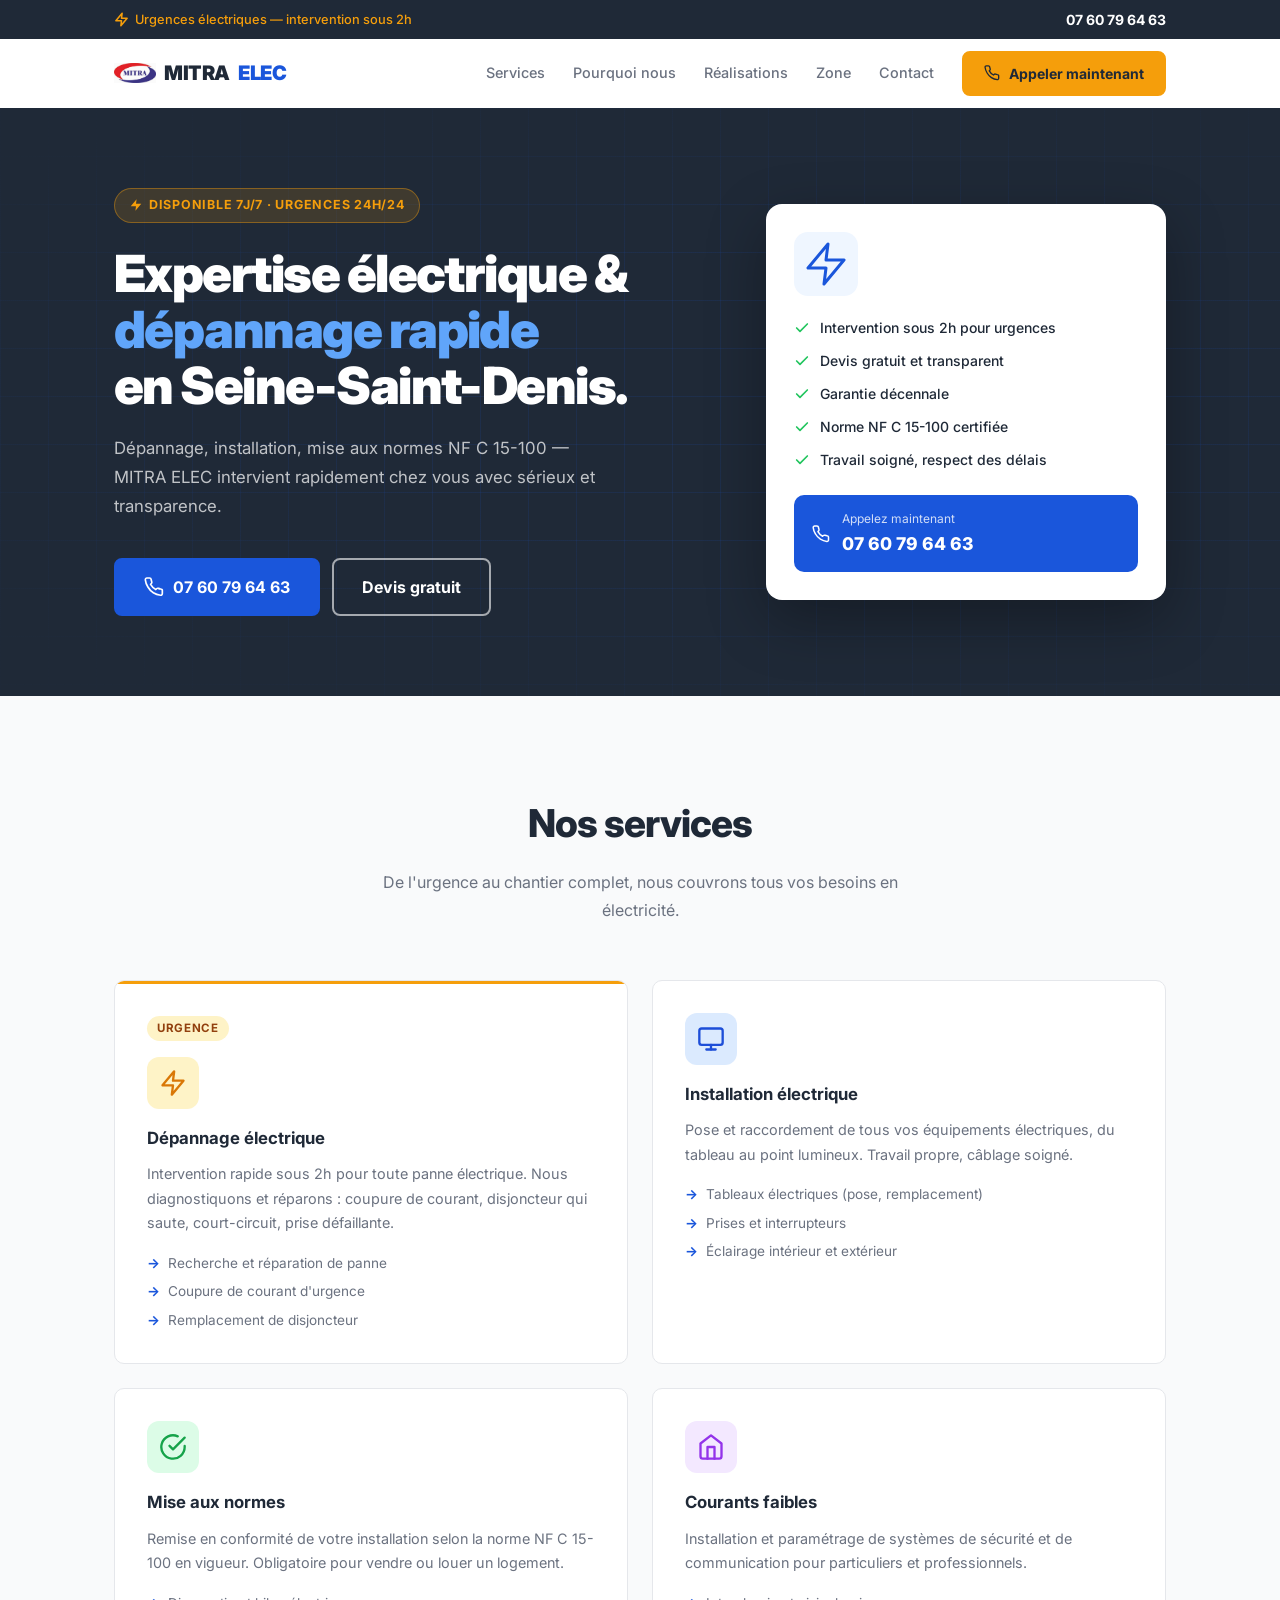
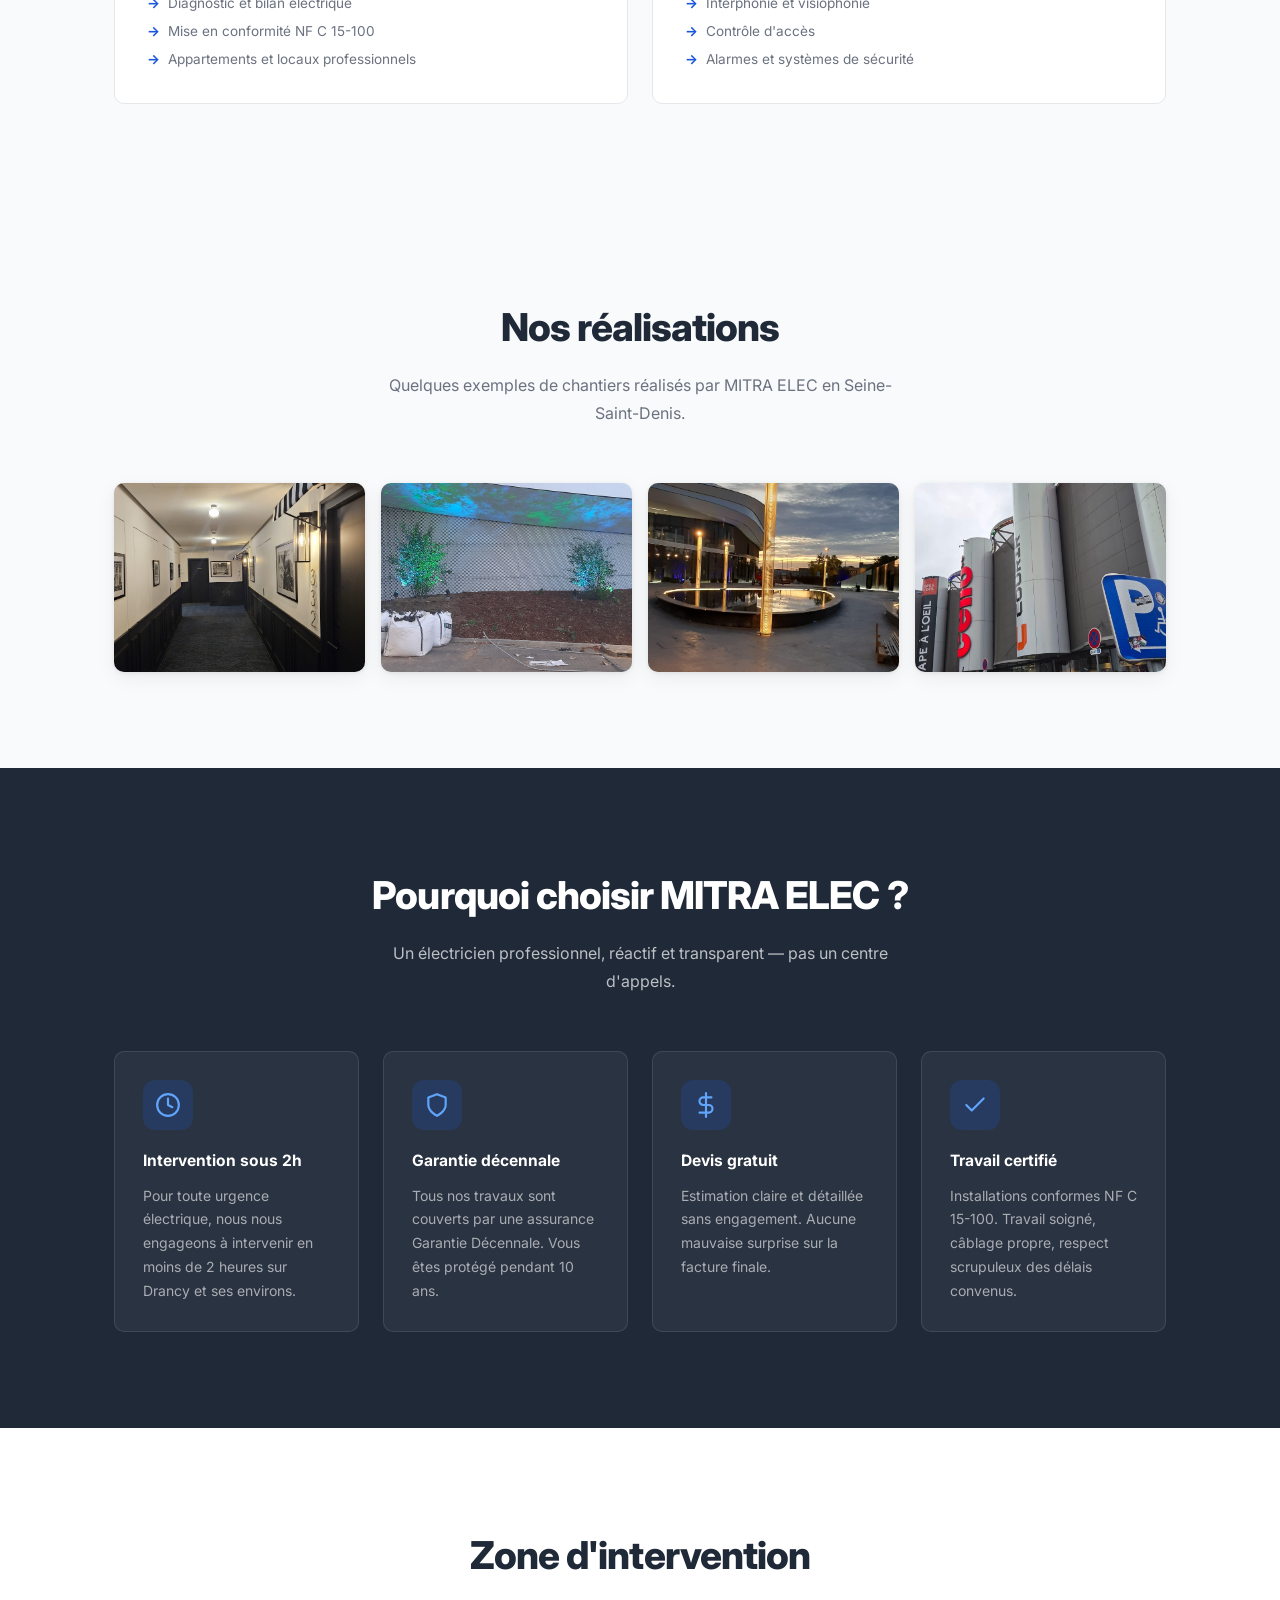
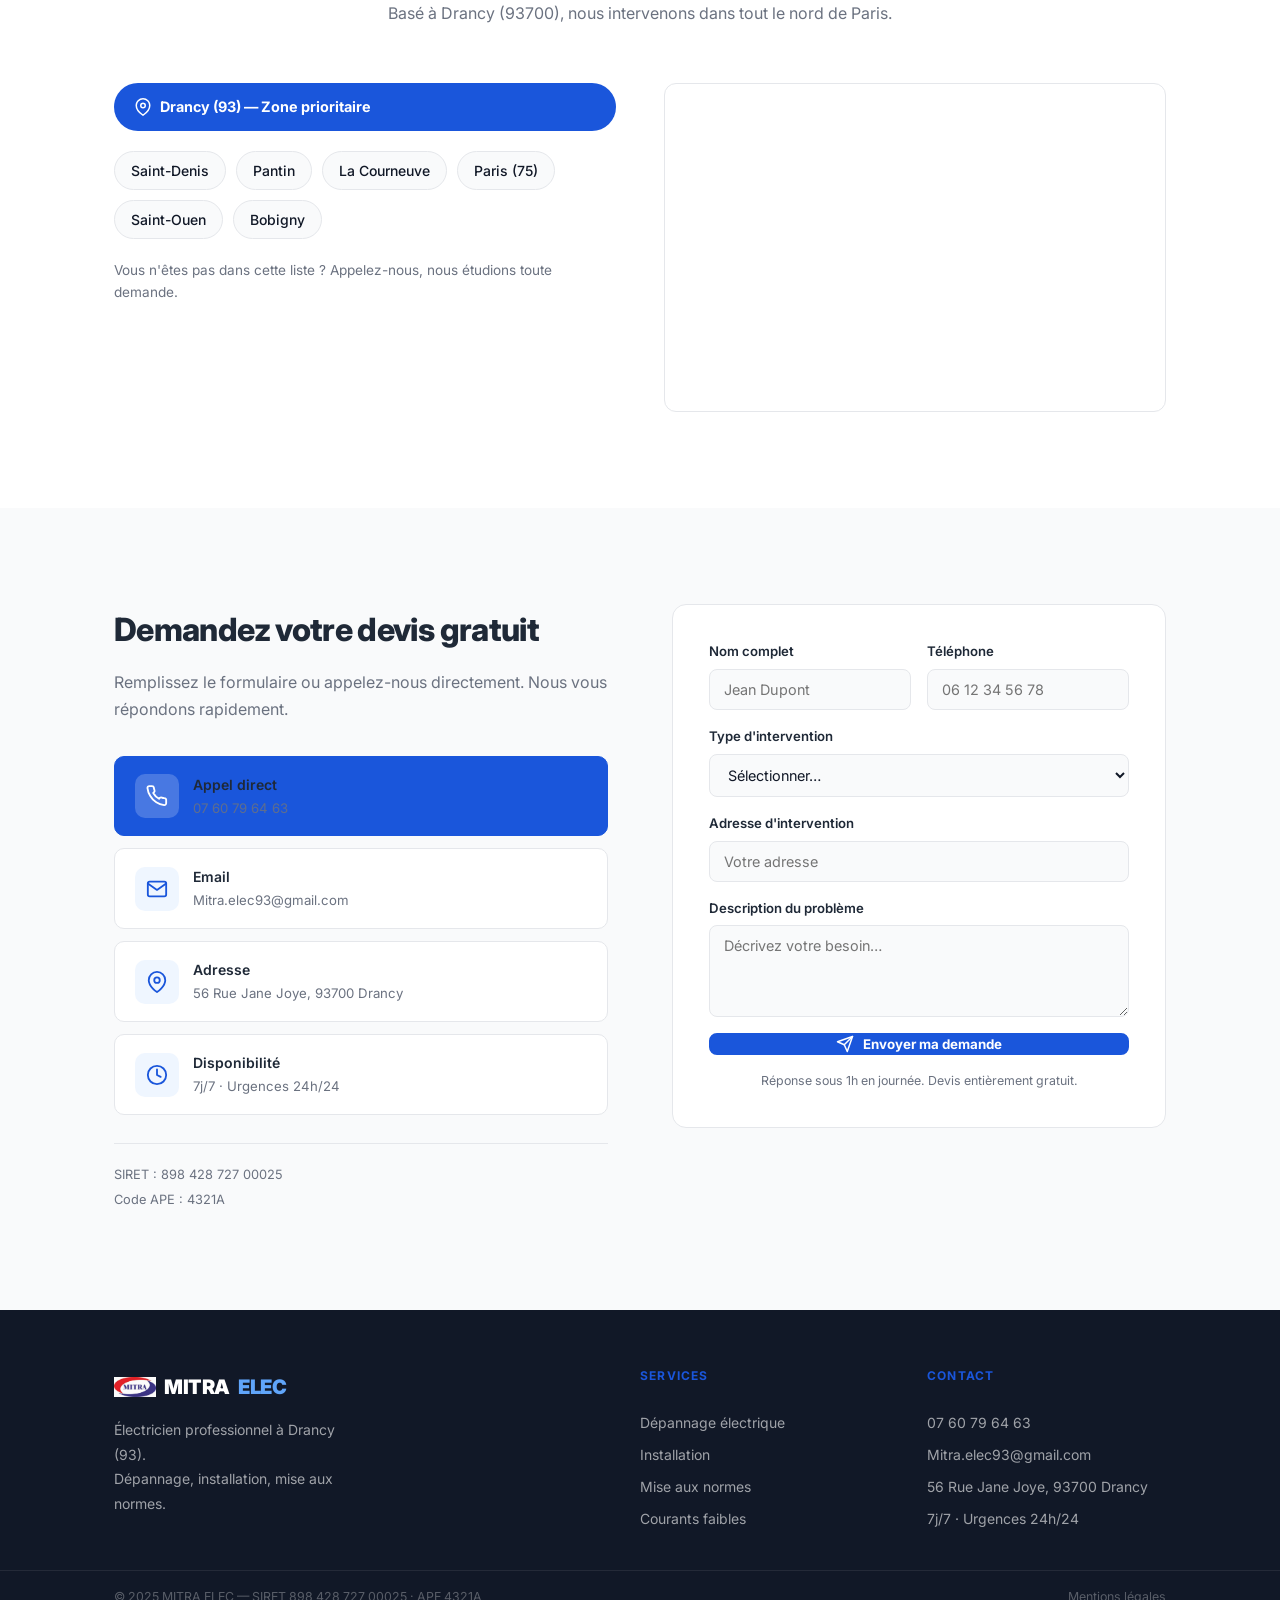
<file: index.html>
<!DOCTYPE html>
<html lang="fr">
<head>
  <meta charset="UTF-8" />
  <meta name="viewport" content="width=device-width, initial-scale=1.0" />

  <!-- ── SEO ── -->
  <title>MITRA ELEC — Électricien Drancy 93 | Dépannage & Installation électrique</title>
  <meta name="description" content="Électricien à Drancy (93700) — dépannage sous 2h, installation électrique, mise aux normes NF C 15-100, courants faibles. Devis gratuit ☎ 07 60 79 64 63" />
  <meta name="robots" content="index, follow" />
  <meta name="keywords" content="électricien Drancy, dépannage électrique Drancy, électricien 93700, mise aux normes NF C 15-100, installation électrique Drancy, électricien Seine-Saint-Denis, dépannage électrique 93" />
  <link rel="canonical" href="https://mitraelec.fr/" />

  <!-- ── OPEN GRAPH (partage réseaux sociaux) ── -->
  <meta property="og:type"        content="website" />
  <meta property="og:title"       content="MITRA ELEC — Électricien à Drancy (93)" />
  <meta property="og:description" content="Dépannage électrique sous 2h, installation, mise aux normes NF C 15-100. Devis gratuit ☎ 07 60 79 64 63" />
  <meta property="og:image"       content="https://mitraelec.fr/IMG_7152.jpeg" />
  <meta property="og:url"         content="https://mitraelec.fr/" />
  <meta property="og:locale"      content="fr_FR" />
  <meta property="og:site_name"   content="MITRA ELEC" />

  <!-- ── SCHEMA JSON-LD (Google Business / référencement local) ── -->
  <script type="application/ld+json">
  {
    "@context": "https://schema.org",
    "@type": "ElectricalContractor",
    "name": "MITRA ELEC",
    "description": "Électricien professionnel à Drancy (93) — dépannage rapide sous 2h, installation électrique, mise aux normes NF C 15-100, courants faibles.",
    "url": "https://mitraelec.fr",
    "telephone": "+33760796463",
    "email": "Mitra.elec93@gmail.com",
    "logo": "https://mitraelec.fr/IMG_7152.jpeg",
    "image": "https://mitraelec.fr/IMG_7152.jpeg",
    "address": {
      "@type": "PostalAddress",
      "streetAddress": "56 Rue Jane Joye",
      "addressLocality": "Drancy",
      "postalCode": "93700",
      "addressCountry": "FR"
    },
    "geo": {
      "@type": "GeoCoordinates",
      "latitude": 48.9239,
      "longitude": 2.4487
    },
    "openingHoursSpecification": [
      {
        "@type": "OpeningHoursSpecification",
        "dayOfWeek": ["Monday","Tuesday","Wednesday","Thursday","Friday","Saturday","Sunday"],
        "opens": "00:00",
        "closes": "23:59"
      }
    ],
    "areaServed": [
      { "@type": "City", "name": "Drancy" },
      { "@type": "City", "name": "Saint-Denis" },
      { "@type": "City", "name": "Pantin" },
      { "@type": "City", "name": "La Courneuve" },
      { "@type": "City", "name": "Paris" },
      { "@type": "City", "name": "Saint-Ouen" },
      { "@type": "City", "name": "Bobigny" }
    ],
    "priceRange": "€€",
    "identifier": {
      "@type": "PropertyValue",
      "name": "SIRET",
      "value": "89842872700025"
    },
    "hasOfferCatalog": {
      "@type": "OfferCatalog",
      "name": "Services d'électricité",
      "itemListElement": [
        { "@type": "Offer", "itemOffered": { "@type": "Service", "name": "Dépannage électrique d'urgence" } },
        { "@type": "Offer", "itemOffered": { "@type": "Service", "name": "Installation électrique" } },
        { "@type": "Offer", "itemOffered": { "@type": "Service", "name": "Mise aux normes NF C 15-100" } },
        { "@type": "Offer", "itemOffered": { "@type": "Service", "name": "Courants faibles — interphonie, alarmes, contrôle d'accès" } }
      ]
    }
  }
  </script>
  <link rel="icon" type="image/jpeg" href="IMG_7152.jpeg" />
  <link rel="stylesheet" href="style.css" />
  <link rel="preconnect" href="https://fonts.googleapis.com" />
  <link rel="preconnect" href="https://fonts.gstatic.com" crossorigin />
  <link href="https://fonts.googleapis.com/css2?family=Inter:wght@400;500;600;700;800;900&display=swap" rel="stylesheet" />
</head>
<body>

  <!-- ── BANDEAU URGENCE ── -->
  <div class="topbar">
    <div class="container topbar__inner">
      <span>
        <svg width="15" height="15" viewBox="0 0 24 24" fill="none" stroke="currentColor" stroke-width="2.5" stroke-linecap="round" stroke-linejoin="round"><polygon points="13 2 3 14 12 14 11 22 21 10 12 10 13 2"/></svg>
        Urgences électriques — intervention sous 2h
      </span>
      <a href="tel:+33760796463">07 60 79 64 63</a>
    </div>
  </div>

  <!-- ── NAV ── -->
  <header class="nav" id="nav">
    <div class="container nav__inner">
      <a href="#" class="nav__logo">
        <img src="IMG_7152.jpeg" alt="Logo MITRA ELEC" class="nav__logo-img" />
        MITRA<span>ELEC</span>
      </a>
      <nav class="nav__links">
        <a href="#services">Services</a>
        <a href="#arguments">Pourquoi nous</a>
        <a href="#realisations">Réalisations</a>
        <a href="#zone">Zone</a>
        <a href="#contact">Contact</a>
        <a href="tel:+33760796463" class="btn btn--call">
          <svg width="16" height="16" viewBox="0 0 24 24" fill="none" stroke="currentColor" stroke-width="2" stroke-linecap="round" stroke-linejoin="round"><path d="M22 16.92v3a2 2 0 0 1-2.18 2 19.79 19.79 0 0 1-8.63-3.07A19.5 19.5 0 0 1 4.69 12 19.79 19.79 0 0 1 1.6 3.4 2 2 0 0 1 3.57 1.2h3a2 2 0 0 1 2 1.72c.127.96.361 1.903.7 2.81a2 2 0 0 1-.45 2.11L7.91 8.74a16 16 0 0 0 6.29 6.29l.91-.91a2 2 0 0 1 2.11-.45c.907.339 1.85.573 2.81.7A2 2 0 0 1 22 16.92z"/></svg>
          Appeler maintenant
        </a>
      </nav>
      <button class="nav__burger" aria-label="Menu" onclick="toggleMenu()">
        <span></span><span></span><span></span>
      </button>
    </div>
    <div class="nav__mobile" id="mobileMenu">
      <a href="#services" onclick="toggleMenu()">Services</a>
      <a href="#arguments" onclick="toggleMenu()">Pourquoi nous</a>
      <a href="#realisations" onclick="toggleMenu()">Réalisations</a>
      <a href="#zone" onclick="toggleMenu()">Zone</a>
      <a href="#contact" onclick="toggleMenu()">Contact</a>
      <a href="tel:+33760796463" onclick="toggleMenu()" class="mobile-cta">07 60 79 64 63</a>
    </div>
  </header>

  <!-- ── HERO ── -->
  <section class="hero" id="accueil">
    <div class="hero__bg">
      <div class="hero__circuit"></div>
    </div>
    <div class="container hero__inner">
      <div class="hero__content">
        <div class="hero__badge">
          <svg width="14" height="14" viewBox="0 0 24 24" fill="currentColor"><polygon points="13 2 3 14 12 14 11 22 21 10 12 10 13 2"/></svg>
          Disponible 7j/7 · Urgences 24h/24
        </div>
        <h1 class="hero__title">Expertise électrique &<br><span>dépannage rapide</span><br>en Seine-Saint-Denis.</h1>
        <p class="hero__sub">Dépannage, installation, mise aux normes NF C 15-100 — MITRA ELEC intervient rapidement chez vous avec sérieux et transparence.</p>
        <div class="hero__cta">
          <a href="tel:+33760796463" class="btn btn--primary btn--lg">
            <svg width="20" height="20" viewBox="0 0 24 24" fill="none" stroke="currentColor" stroke-width="2" stroke-linecap="round" stroke-linejoin="round"><path d="M22 16.92v3a2 2 0 0 1-2.18 2 19.79 19.79 0 0 1-8.63-3.07A19.5 19.5 0 0 1 4.69 12 19.79 19.79 0 0 1 1.6 3.4 2 2 0 0 1 3.57 1.2h3a2 2 0 0 1 2 1.72c.127.96.361 1.903.7 2.81a2 2 0 0 1-.45 2.11L7.91 8.74a16 16 0 0 0 6.29 6.29l.91-.91a2 2 0 0 1 2.11-.45c.907.339 1.85.573 2.81.7A2 2 0 0 1 22 16.92z"/></svg>
            07 60 79 64 63
          </a>
          <a href="#contact" class="btn btn--outline btn--lg">Devis gratuit</a>
        </div>
      </div>
      <div class="hero__card">
        <div class="hero__card-icon">
          <svg width="48" height="48" viewBox="0 0 24 24" fill="none" stroke="currentColor" stroke-width="1.5" stroke-linecap="round" stroke-linejoin="round"><polygon points="13 2 3 14 12 14 11 22 21 10 12 10 13 2"/></svg>
        </div>
        <ul class="hero__card-list">
          <li>
            <svg width="16" height="16" viewBox="0 0 24 24" fill="none" stroke="#22c55e" stroke-width="2.5" stroke-linecap="round" stroke-linejoin="round"><polyline points="20 6 9 17 4 12"/></svg>
            Intervention sous 2h pour urgences
          </li>
          <li>
            <svg width="16" height="16" viewBox="0 0 24 24" fill="none" stroke="#22c55e" stroke-width="2.5" stroke-linecap="round" stroke-linejoin="round"><polyline points="20 6 9 17 4 12"/></svg>
            Devis gratuit et transparent
          </li>
          <li>
            <svg width="16" height="16" viewBox="0 0 24 24" fill="none" stroke="#22c55e" stroke-width="2.5" stroke-linecap="round" stroke-linejoin="round"><polyline points="20 6 9 17 4 12"/></svg>
            Garantie décennale
          </li>
          <li>
            <svg width="16" height="16" viewBox="0 0 24 24" fill="none" stroke="#22c55e" stroke-width="2.5" stroke-linecap="round" stroke-linejoin="round"><polyline points="20 6 9 17 4 12"/></svg>
            Norme NF C 15-100 certifiée
          </li>
          <li>
            <svg width="16" height="16" viewBox="0 0 24 24" fill="none" stroke="#22c55e" stroke-width="2.5" stroke-linecap="round" stroke-linejoin="round"><polyline points="20 6 9 17 4 12"/></svg>
            Travail soigné, respect des délais
          </li>
        </ul>
        <a href="tel:+33760796463" class="hero__card-tel">
          <svg width="18" height="18" viewBox="0 0 24 24" fill="none" stroke="currentColor" stroke-width="2" stroke-linecap="round" stroke-linejoin="round"><path d="M22 16.92v3a2 2 0 0 1-2.18 2 19.79 19.79 0 0 1-8.63-3.07A19.5 19.5 0 0 1 4.69 12 19.79 19.79 0 0 1 1.6 3.4 2 2 0 0 1 3.57 1.2h3a2 2 0 0 1 2 1.72c.127.96.361 1.903.7 2.81a2 2 0 0 1-.45 2.11L7.91 8.74a16 16 0 0 0 6.29 6.29l.91-.91a2 2 0 0 1 2.11-.45c.907.339 1.85.573 2.81.7A2 2 0 0 1 22 16.92z"/></svg>
          <div>
            <span>Appelez maintenant</span>
            <strong>07 60 79 64 63</strong>
          </div>
        </a>
      </div>
    </div>
  </section>

  <!-- ── SERVICES ── -->
  <section class="services" id="services">
    <div class="container">
      <div class="section-header">
        <h2>Nos services</h2>
        <p>De l'urgence au chantier complet, nous couvrons tous vos besoins en électricité.</p>
      </div>
      <div class="services__grid">

        <div class="service-card service-card--urgent">
          <div class="service-card__tag">Urgence</div>
          <div class="service-card__icon" style="background:#fef3c7; color:#d97706">
            <svg width="28" height="28" viewBox="0 0 24 24" fill="none" stroke="currentColor" stroke-width="2" stroke-linecap="round" stroke-linejoin="round"><polygon points="13 2 3 14 12 14 11 22 21 10 12 10 13 2"/></svg>
          </div>
          <h3>Dépannage électrique</h3>
          <p>Intervention rapide sous 2h pour toute panne électrique. Nous diagnostiquons et réparons : coupure de courant, disjoncteur qui saute, court-circuit, prise défaillante.</p>
          <ul>
            <li>Recherche et réparation de panne</li>
            <li>Coupure de courant d'urgence</li>
            <li>Remplacement de disjoncteur</li>
          </ul>
        </div>

        <div class="service-card">
          <div class="service-card__icon" style="background:#dbeafe; color:#1d4ed8">
            <svg width="28" height="28" viewBox="0 0 24 24" fill="none" stroke="currentColor" stroke-width="2" stroke-linecap="round" stroke-linejoin="round"><rect x="2" y="3" width="20" height="14" rx="2" ry="2"/><line x1="8" y1="21" x2="16" y2="21"/><line x1="12" y1="17" x2="12" y2="21"/></svg>
          </div>
          <h3>Installation électrique</h3>
          <p>Pose et raccordement de tous vos équipements électriques, du tableau au point lumineux. Travail propre, câblage soigné.</p>
          <ul>
            <li>Tableaux électriques (pose, remplacement)</li>
            <li>Prises et interrupteurs</li>
            <li>Éclairage intérieur et extérieur</li>
          </ul>
        </div>

        <div class="service-card">
          <div class="service-card__icon" style="background:#dcfce7; color:#16a34a">
            <svg width="28" height="28" viewBox="0 0 24 24" fill="none" stroke="currentColor" stroke-width="2" stroke-linecap="round" stroke-linejoin="round"><path d="M22 11.08V12a10 10 0 1 1-5.93-9.14"/><polyline points="22 4 12 14.01 9 11.01"/></svg>
          </div>
          <h3>Mise aux normes</h3>
          <p>Remise en conformité de votre installation selon la norme NF C 15-100 en vigueur. Obligatoire pour vendre ou louer un logement.</p>
          <ul>
            <li>Diagnostic et bilan électrique</li>
            <li>Mise en conformité NF C 15-100</li>
            <li>Appartements et locaux professionnels</li>
          </ul>
        </div>

        <div class="service-card">
          <div class="service-card__icon" style="background:#f3e8ff; color:#9333ea">
            <svg width="28" height="28" viewBox="0 0 24 24" fill="none" stroke="currentColor" stroke-width="2" stroke-linecap="round" stroke-linejoin="round"><path d="M3 9l9-7 9 7v11a2 2 0 0 1-2 2H5a2 2 0 0 1-2-2z"/><path d="M9 22V12h6v10"/></svg>
          </div>
          <h3>Courants faibles</h3>
          <p>Installation et paramétrage de systèmes de sécurité et de communication pour particuliers et professionnels.</p>
          <ul>
            <li>Interphonie et visiophonie</li>
            <li>Contrôle d'accès</li>
            <li>Alarmes et systèmes de sécurité</li>
          </ul>
        </div>

      </div>
    </div>
  </section>

  <!-- ── RÉALISATIONS ── -->
  <section class="realisations" id="realisations">
    <div class="container">
      <div class="section-header">
        <h2>Nos réalisations</h2>
        <p>Quelques exemples de chantiers réalisés par MITRA ELEC en Seine-Saint-Denis.</p>
      </div>
      <div class="gallery__grid">
        <div class="gallery__item">
          <img src="df8b7b8a-5ff8-42e1-aba0-843aacb4ed40.png" alt="Réalisation électrique MITRA ELEC" loading="lazy" />
        </div>
        <div class="gallery__item">
          <img src="f0677ff9-03c2-4a17-8c56-7baaf3d592e5.png" alt="Installation électrique MITRA ELEC" loading="lazy" />
        </div>
        <div class="gallery__item">
          <img src="054100b2-4285-4c60-bc34-fe6a6536f9fe.png" alt="Travaux électriques MITRA ELEC" loading="lazy" />
        </div>
        <div class="gallery__item">
          <img src="6ba6f1c4-7227-4d2b-bd8c-c019db42d5fd.png" alt="Chantier électrique MITRA ELEC" loading="lazy" />
        </div>
      </div>
    </div>
  </section>

  <!-- ── ARGUMENTS ── -->
  <section class="arguments" id="arguments">
    <div class="container">
      <div class="section-header section-header--light">
        <h2>Pourquoi choisir MITRA ELEC ?</h2>
        <p>Un électricien professionnel, réactif et transparent — pas un centre d'appels.</p>
      </div>
      <div class="args__grid">
        <div class="arg-card">
          <div class="arg-card__icon">
            <svg width="26" height="26" viewBox="0 0 24 24" fill="none" stroke="currentColor" stroke-width="2" stroke-linecap="round" stroke-linejoin="round"><circle cx="12" cy="12" r="10"/><polyline points="12 6 12 12 16 14"/></svg>
          </div>
          <h3>Intervention sous 2h</h3>
          <p>Pour toute urgence électrique, nous nous engageons à intervenir en moins de 2 heures sur Drancy et ses environs.</p>
        </div>
        <div class="arg-card">
          <div class="arg-card__icon">
            <svg width="26" height="26" viewBox="0 0 24 24" fill="none" stroke="currentColor" stroke-width="2" stroke-linecap="round" stroke-linejoin="round"><path d="M12 22s8-4 8-10V5l-8-3-8 3v7c0 6 8 10 8 10z"/></svg>
          </div>
          <h3>Garantie décennale</h3>
          <p>Tous nos travaux sont couverts par une assurance Garantie Décennale. Vous êtes protégé pendant 10 ans.</p>
        </div>
        <div class="arg-card">
          <div class="arg-card__icon">
            <svg width="26" height="26" viewBox="0 0 24 24" fill="none" stroke="currentColor" stroke-width="2" stroke-linecap="round" stroke-linejoin="round"><line x1="12" y1="1" x2="12" y2="23"/><path d="M17 5H9.5a3.5 3.5 0 0 0 0 7h5a3.5 3.5 0 0 1 0 7H6"/></svg>
          </div>
          <h3>Devis gratuit</h3>
          <p>Estimation claire et détaillée sans engagement. Aucune mauvaise surprise sur la facture finale.</p>
        </div>
        <div class="arg-card">
          <div class="arg-card__icon">
            <svg width="26" height="26" viewBox="0 0 24 24" fill="none" stroke="currentColor" stroke-width="2" stroke-linecap="round" stroke-linejoin="round"><polyline points="20 6 9 17 4 12"/></svg>
          </div>
          <h3>Travail certifié</h3>
          <p>Installations conformes NF C 15-100. Travail soigné, câblage propre, respect scrupuleux des délais convenus.</p>
        </div>
      </div>
    </div>
  </section>

  <!-- ── ZONE ── -->
  <section class="zone" id="zone">
    <div class="container">
      <div class="section-header">
        <h2>Zone d'intervention</h2>
        <p>Basé à Drancy (93700), nous intervenons dans tout le nord de Paris.</p>
      </div>
      <div class="zone__inner">
        <div class="zone__tags-wrap">
          <div class="zone__main">
            <svg width="18" height="18" viewBox="0 0 24 24" fill="none" stroke="currentColor" stroke-width="2" stroke-linecap="round" stroke-linejoin="round"><path d="M21 10c0 7-9 13-9 13s-9-6-9-13a9 9 0 0 1 18 0z"/><circle cx="12" cy="10" r="3"/></svg>
            Drancy (93) — Zone prioritaire
          </div>
          <div class="zone__tags">
            <span>Saint-Denis</span>
            <span>Pantin</span>
            <span>La Courneuve</span>
            <span>Paris (75)</span>
            <span>Saint-Ouen</span>
            <span>Bobigny</span>
          </div>
          <p class="zone__note">Vous n'êtes pas dans cette liste ? Appelez-nous, nous étudions toute demande.</p>
        </div>
        <div class="zone__map">
          <iframe
            title="MITRA ELEC — 56 Rue Jane Joye, Drancy"
            src="https://maps.google.com/maps?q=56+Rue+Jane+Joye%2C+93700+Drancy&output=embed&hl=fr&z=15"
            width="100%"
            height="320"
            style="border:0; border-radius:12px"
            allowfullscreen
            loading="lazy"
            referrerpolicy="no-referrer-when-downgrade">
          </iframe>
        </div>
      </div>
    </div>
  </section>

  <!-- ── CONTACT ── -->
  <section class="contact" id="contact">
    <div class="container contact__inner">

      <div class="contact__info">
        <h2>Demandez votre devis gratuit</h2>
        <p>Remplissez le formulaire ou appelez-nous directement. Nous vous répondons rapidement.</p>

        <div class="contact__cards">
          <a href="tel:+33760796463" class="contact__card contact__card--highlight">
            <div class="contact__card-icon">
              <svg width="22" height="22" viewBox="0 0 24 24" fill="none" stroke="currentColor" stroke-width="2" stroke-linecap="round" stroke-linejoin="round"><path d="M22 16.92v3a2 2 0 0 1-2.18 2 19.79 19.79 0 0 1-8.63-3.07A19.5 19.5 0 0 1 4.69 12 19.79 19.79 0 0 1 1.6 3.4 2 2 0 0 1 3.57 1.2h3a2 2 0 0 1 2 1.72c.127.96.361 1.903.7 2.81a2 2 0 0 1-.45 2.11L7.91 8.74a16 16 0 0 0 6.29 6.29l.91-.91a2 2 0 0 1 2.11-.45c.907.339 1.85.573 2.81.7A2 2 0 0 1 22 16.92z"/></svg>
            </div>
            <div>
              <strong>Appel direct</strong>
              <span>07 60 79 64 63</span>
            </div>
          </a>
          <a href="mailto:Mitra.elec93@gmail.com" class="contact__card">
            <div class="contact__card-icon">
              <svg width="22" height="22" viewBox="0 0 24 24" fill="none" stroke="currentColor" stroke-width="2" stroke-linecap="round" stroke-linejoin="round"><path d="M4 4h16c1.1 0 2 .9 2 2v12c0 1.1-.9 2-2 2H4c-1.1 0-2-.9-2-2V6c0-1.1.9-2 2-2z"/><polyline points="22,6 12,13 2,6"/></svg>
            </div>
            <div>
              <strong>Email</strong>
              <span>Mitra.elec93@gmail.com</span>
            </div>
          </a>
          <div class="contact__card">
            <div class="contact__card-icon">
              <svg width="22" height="22" viewBox="0 0 24 24" fill="none" stroke="currentColor" stroke-width="2" stroke-linecap="round" stroke-linejoin="round"><path d="M21 10c0 7-9 13-9 13s-9-6-9-13a9 9 0 0 1 18 0z"/><circle cx="12" cy="10" r="3"/></svg>
            </div>
            <div>
              <strong>Adresse</strong>
              <span>56 Rue Jane Joye, 93700 Drancy</span>
            </div>
          </div>
          <div class="contact__card">
            <div class="contact__card-icon">
              <svg width="22" height="22" viewBox="0 0 24 24" fill="none" stroke="currentColor" stroke-width="2" stroke-linecap="round" stroke-linejoin="round"><circle cx="12" cy="12" r="10"/><polyline points="12 6 12 12 16 14"/></svg>
            </div>
            <div>
              <strong>Disponibilité</strong>
              <span>7j/7 · Urgences 24h/24</span>
            </div>
          </div>
        </div>

        <div class="contact__legal">
          <p>SIRET : 898 428 727 00025</p>
          <p>Code APE : 4321A</p>
        </div>
      </div>

      <form class="contact__form" onsubmit="handleSubmit(event)">
        <div class="form-row">
          <div class="form-group">
            <label for="name">Nom complet</label>
            <input type="text" id="name" name="name" placeholder="Jean Dupont" required />
          </div>
          <div class="form-group">
            <label for="phone">Téléphone</label>
            <input type="tel" id="phone" name="phone" placeholder="06 12 34 56 78" required />
          </div>
        </div>
        <div class="form-group">
          <label for="service">Type d'intervention</label>
          <select id="service" name="service" required>
            <option value="">Sélectionner…</option>
            <option>Dépannage / Urgence</option>
            <option>Installation électrique</option>
            <option>Tableau électrique</option>
            <option>Mise aux normes NF C 15-100</option>
            <option>Éclairage intérieur / extérieur</option>
            <option>Interphonie / Contrôle d'accès</option>
            <option>Alarme</option>
            <option>Autre</option>
          </select>
        </div>
        <div class="form-group">
          <label for="adresse">Adresse d'intervention</label>
          <input type="text" id="adresse" name="adresse" placeholder="Votre adresse" />
        </div>
        <div class="form-group">
          <label for="message">Description du problème</label>
          <textarea id="message" name="message" rows="4" placeholder="Décrivez votre besoin…"></textarea>
        </div>
        <button type="submit" class="btn btn--primary btn--full">
          <svg width="18" height="18" viewBox="0 0 24 24" fill="none" stroke="currentColor" stroke-width="2" stroke-linecap="round" stroke-linejoin="round"><line x1="22" y1="2" x2="11" y2="13"/><polygon points="22 2 15 22 11 13 2 9 22 2"/></svg>
          Envoyer ma demande
        </button>
        <p class="form-note">Réponse sous 1h en journée. Devis entièrement gratuit.</p>
        <div class="form-success" id="formSuccess">
          <svg width="18" height="18" viewBox="0 0 24 24" fill="none" stroke="currentColor" stroke-width="2.5" stroke-linecap="round" stroke-linejoin="round"><polyline points="20 6 9 17 4 12"/></svg>
          Demande envoyée ! Nous vous contactons rapidement.
        </div>
        <div class="form-error" id="formError">
          <svg width="18" height="18" viewBox="0 0 24 24" fill="none" stroke="currentColor" stroke-width="2.5" stroke-linecap="round" stroke-linejoin="round"><circle cx="12" cy="12" r="10"/><line x1="12" y1="8" x2="12" y2="12"/><line x1="12" y1="16" x2="12.01" y2="16"/></svg>
          Une erreur est survenue. Appelez-nous directement au 07 60 79 64 63.
        </div>
      </form>

    </div>
  </section>

  <!-- ── FOOTER ── -->
  <footer class="footer">
    <div class="container footer__inner">
      <div class="footer__brand">
        <a href="#" class="nav__logo footer__logo">
          <img src="IMG_7152.jpeg" alt="Logo MITRA ELEC" class="nav__logo-img" />
          MITRA<span>ELEC</span>
        </a>
        <p>Électricien professionnel à Drancy (93).<br>Dépannage, installation, mise aux normes.</p>
      </div>
      <div class="footer__col">
        <h4>Services</h4>
        <a href="#services">Dépannage électrique</a>
        <a href="#services">Installation</a>
        <a href="#services">Mise aux normes</a>
        <a href="#services">Courants faibles</a>
      </div>
      <div class="footer__col">
        <h4>Contact</h4>
        <a href="tel:+33760796463">07 60 79 64 63</a>
        <a href="mailto:Mitra.elec93@gmail.com">Mitra.elec93@gmail.com</a>
        <span>56 Rue Jane Joye, 93700 Drancy</span>
        <span>7j/7 · Urgences 24h/24</span>
      </div>
    </div>
    <div class="footer__bottom">
      <div class="container footer__bottom-inner">
        <span>© 2025 MITRA ELEC — SIRET 898 428 727 00025 · APE 4321A</span>
        <span>Mentions légales</span>
      </div>
    </div>
  </footer>

  <script>
    function toggleMenu() {
      document.getElementById('mobileMenu').classList.toggle('open');
    }
    document.addEventListener('click', e => {
      const menu = document.getElementById('mobileMenu');
      if (!menu.contains(e.target) && !e.target.closest('.nav__burger')) {
        menu.classList.remove('open');
      }
    });

    window.addEventListener('scroll', () => {
      document.getElementById('nav').classList.toggle('scrolled', window.scrollY > 50);
    });

    document.querySelectorAll('a[href^="#"]').forEach(a => {
      a.addEventListener('click', e => {
        const t = document.querySelector(a.getAttribute('href'));
        if (t) { e.preventDefault(); t.scrollIntoView({ behavior: 'smooth' }); }
      });
    });

    const observer = new IntersectionObserver(entries => {
      entries.forEach(e => { if (e.isIntersecting) e.target.classList.add('visible'); });
    }, { threshold: 0.1 });
    document.querySelectorAll('.service-card, .arg-card, .contact__card').forEach(el => observer.observe(el));

    async function handleSubmit(e) {
      e.preventDefault();
      const form = e.target;
      const btn  = form.querySelector('button[type="submit"]');
      const successBox = document.getElementById('formSuccess');
      const errorBox   = document.getElementById('formError');

      btn.disabled = true;
      btn.innerHTML = 'Envoi en cours…';
      successBox.style.display = 'none';
      errorBox.style.display   = 'none';

      try {
        const res = await fetch('https://formspree.io/f/mjgjagrk', {
          method:  'POST',
          body:    new FormData(form),
          headers: { 'Accept': 'application/json' }
        });

        if (res.ok) {
          successBox.style.display = 'flex';
          form.reset();
        } else {
          errorBox.style.display = 'flex';
        }
      } catch {
        errorBox.style.display = 'flex';
      }

      btn.disabled = false;
      btn.innerHTML = '<svg width="18" height="18" viewBox="0 0 24 24" fill="none" stroke="currentColor" stroke-width="2" stroke-linecap="round" stroke-linejoin="round"><line x1="22" y1="2" x2="11" y2="13"/><polygon points="22 2 15 22 11 13 2 9 22 2"/></svg> Envoyer ma demande';
    }
  </script>
</body>
</html>
</file>
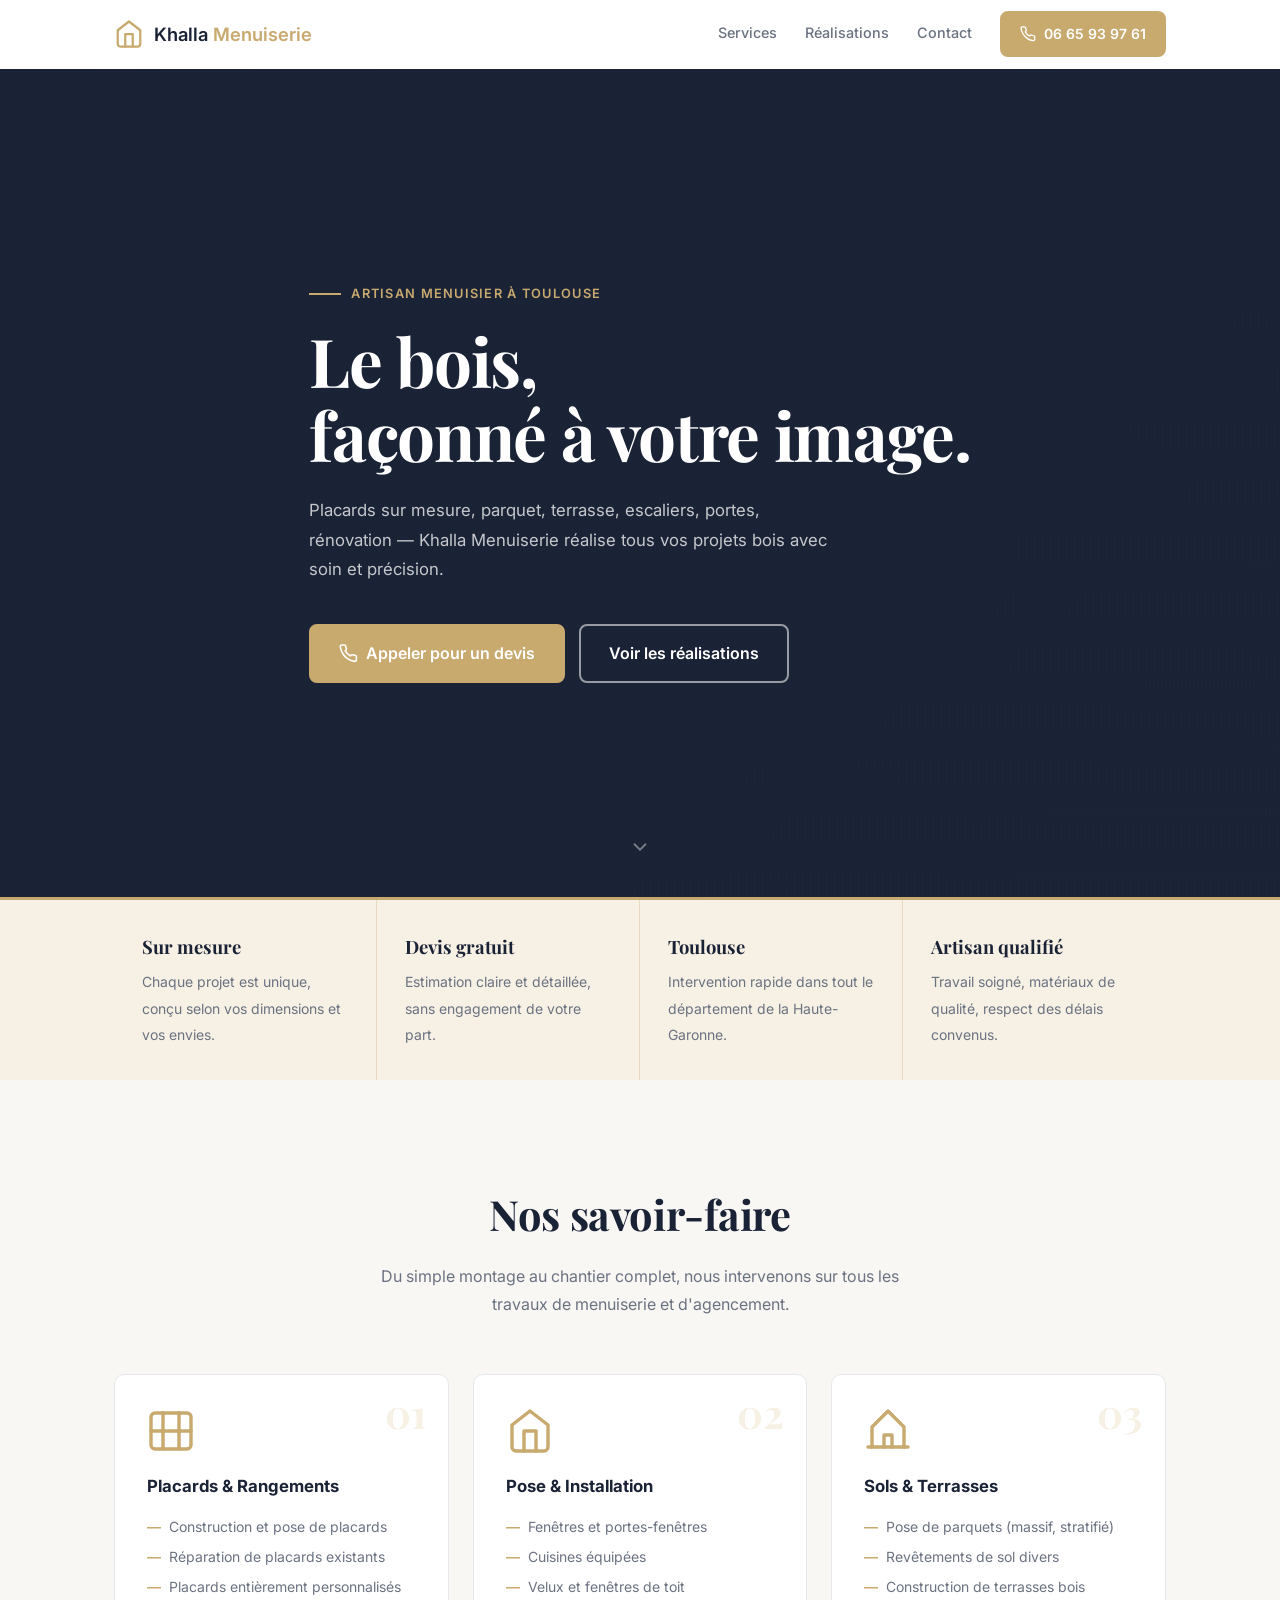
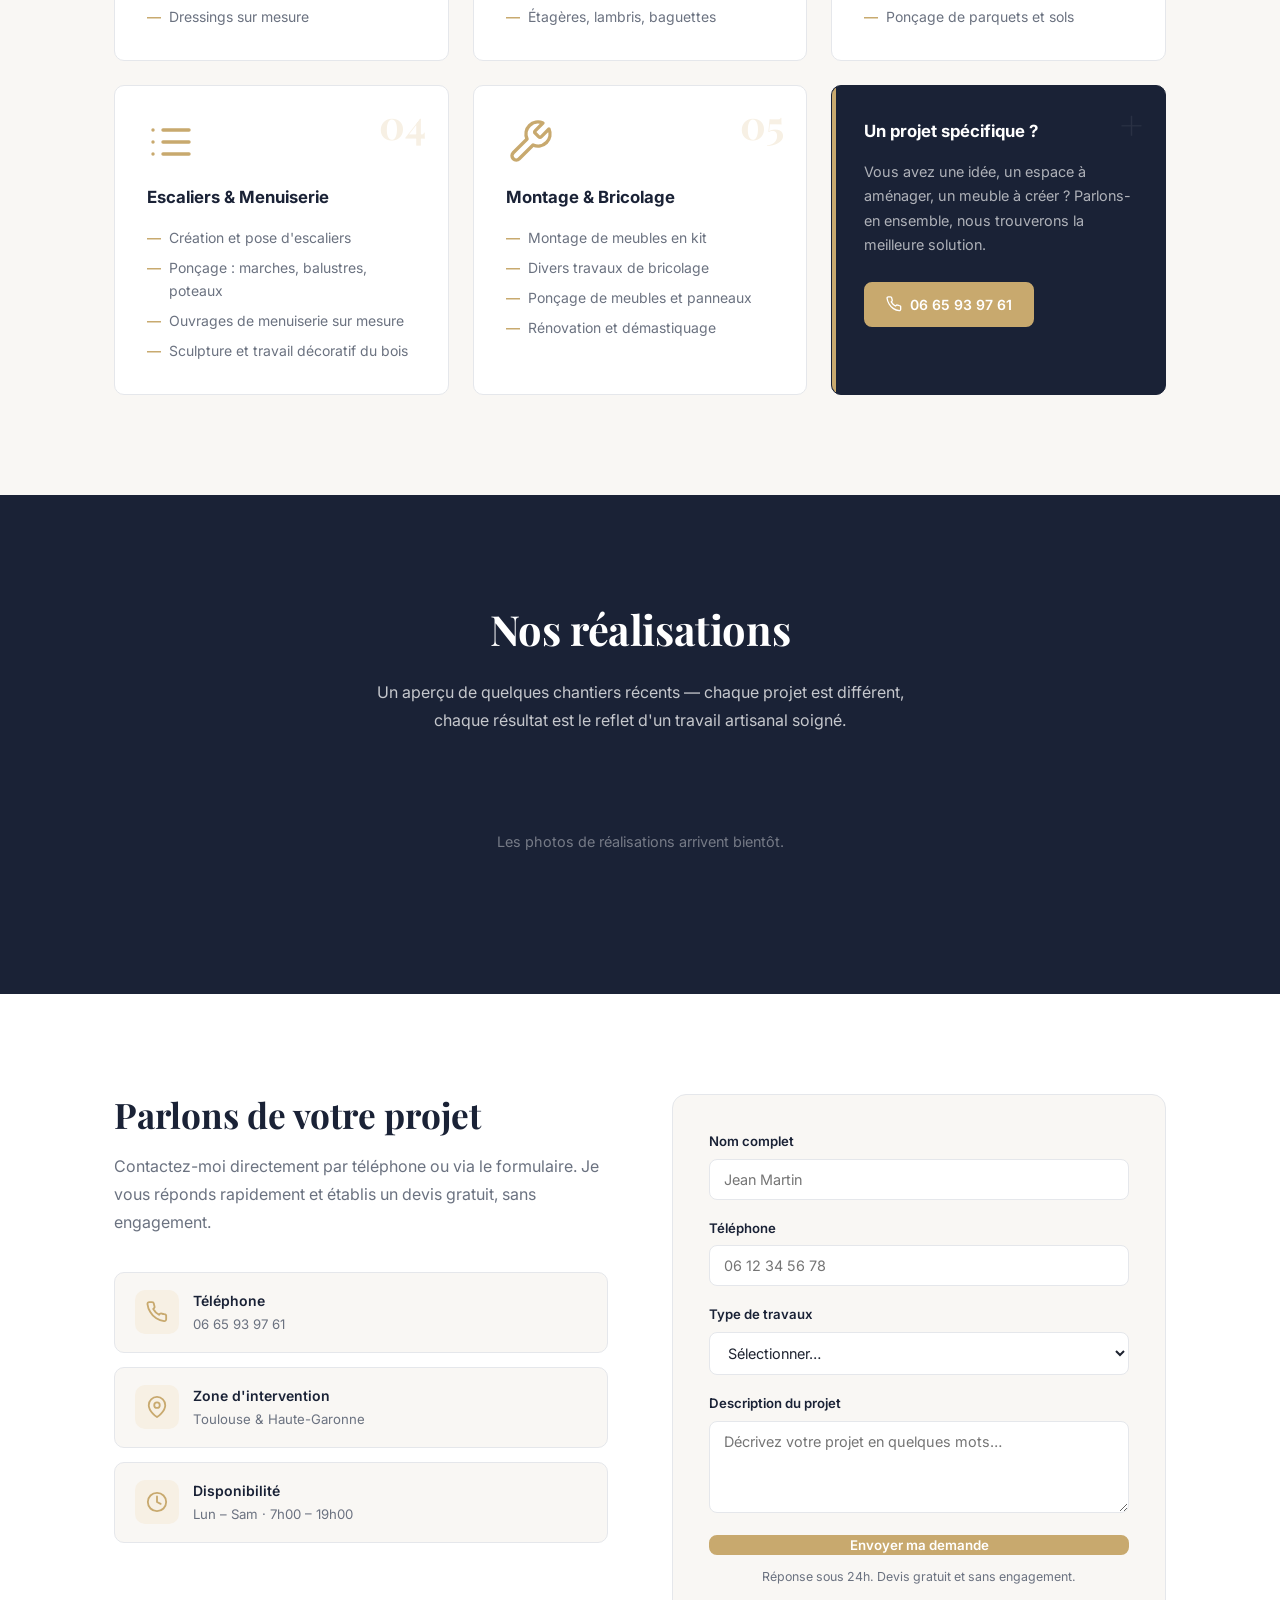
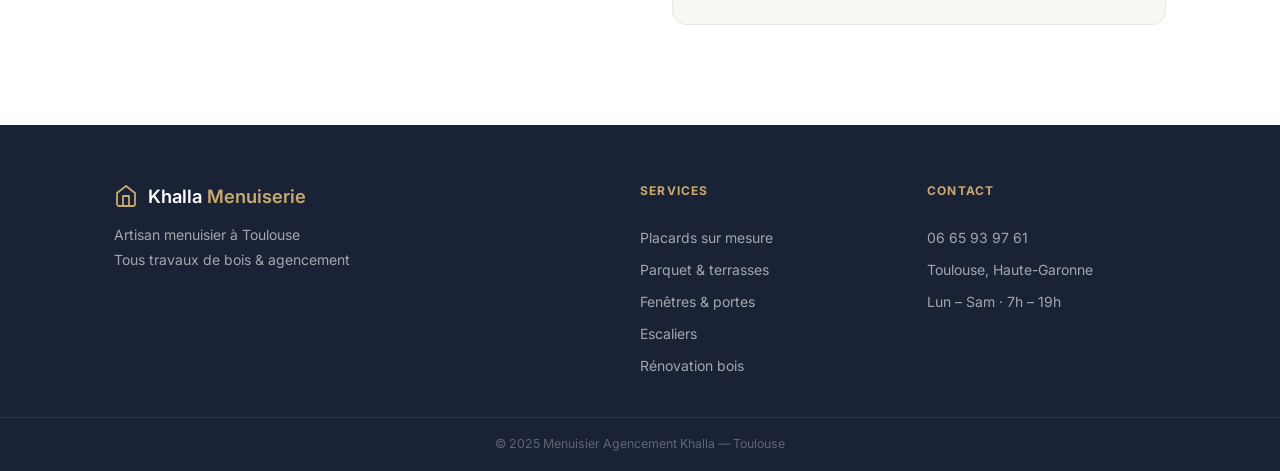
<file: menuisier/index.html>
<!DOCTYPE html>
<html lang="fr">
<head>
  <meta charset="UTF-8" />
  <meta name="viewport" content="width=device-width, initial-scale=1.0" />
  <title>Menuisier Agencement Khalla — Menuisier & Agencement à Toulouse</title>
  <meta name="description" content="Menuisier artisan à Toulouse : placards sur mesure, parquet, terrasse, pose de fenêtres, escaliers, rénovation. Devis gratuit — 06 65 93 97 61" />
  <link rel="stylesheet" href="style.css" />
  <link rel="preconnect" href="https://fonts.googleapis.com" />
  <link rel="preconnect" href="https://fonts.gstatic.com" crossorigin />
  <link href="https://fonts.googleapis.com/css2?family=Playfair+Display:wght@600;700&family=Inter:wght@400;500;600&display=swap" rel="stylesheet" />
</head>
<body>

  <!-- ── NAV ── -->
  <header class="nav" id="nav">
    <div class="container nav__inner">
      <a href="#" class="nav__logo">
        <svg width="30" height="30" viewBox="0 0 24 24" fill="none" stroke="currentColor" stroke-width="1.8" stroke-linecap="round" stroke-linejoin="round"><path d="M3 9l9-7 9 7v11a2 2 0 0 1-2 2H5a2 2 0 0 1-2-2z"/><path d="M9 22V12h6v10"/></svg>
        <span>Khalla<em> Menuiserie</em></span>
      </a>
      <nav class="nav__links">
        <a href="#services">Services</a>
        <a href="#realisations">Réalisations</a>
        <a href="#contact">Contact</a>
        <a href="tel:+33665939761" class="btn btn--phone">
          <svg width="16" height="16" viewBox="0 0 24 24" fill="none" stroke="currentColor" stroke-width="2" stroke-linecap="round" stroke-linejoin="round"><path d="M22 16.92v3a2 2 0 0 1-2.18 2 19.79 19.79 0 0 1-8.63-3.07A19.5 19.5 0 0 1 4.69 12 19.79 19.79 0 0 1 1.6 3.4 2 2 0 0 1 3.57 1.2h3a2 2 0 0 1 2 1.72c.127.96.361 1.903.7 2.81a2 2 0 0 1-.45 2.11L7.91 8.74a16 16 0 0 0 6.29 6.29l.91-.91a2 2 0 0 1 2.11-.45c.907.339 1.85.573 2.81.7A2 2 0 0 1 22 16.92z"/></svg>
          06 65 93 97 61
        </a>
      </nav>
      <button class="nav__burger" aria-label="Menu" onclick="toggleMenu()">
        <span></span><span></span><span></span>
      </button>
    </div>
    <div class="nav__mobile" id="mobileMenu">
      <a href="#services" onclick="toggleMenu()">Services</a>
      <a href="#realisations" onclick="toggleMenu()">Réalisations</a>
      <a href="#contact" onclick="toggleMenu()">Contact</a>
      <a href="tel:+33665939761" onclick="toggleMenu()">06 65 93 97 61</a>
    </div>
  </header>

  <!-- ── HERO ── -->
  <section class="hero">
    <div class="hero__overlay"></div>
    <div class="container hero__inner">
      <p class="hero__eyebrow">Artisan menuisier à Toulouse</p>
      <h1 class="hero__title">Le bois,<br>façonné à votre image.</h1>
      <p class="hero__sub">Placards sur mesure, parquet, terrasse, escaliers, portes, rénovation — Khalla Menuiserie réalise tous vos projets bois avec soin et précision.</p>
      <div class="hero__cta">
        <a href="tel:+33665939761" class="btn btn--primary btn--lg">
          <svg width="19" height="19" viewBox="0 0 24 24" fill="none" stroke="currentColor" stroke-width="2" stroke-linecap="round" stroke-linejoin="round"><path d="M22 16.92v3a2 2 0 0 1-2.18 2 19.79 19.79 0 0 1-8.63-3.07A19.5 19.5 0 0 1 4.69 12 19.79 19.79 0 0 1 1.6 3.4 2 2 0 0 1 3.57 1.2h3a2 2 0 0 1 2 1.72c.127.96.361 1.903.7 2.81a2 2 0 0 1-.45 2.11L7.91 8.74a16 16 0 0 0 6.29 6.29l.91-.91a2 2 0 0 1 2.11-.45c.907.339 1.85.573 2.81.7A2 2 0 0 1 22 16.92z"/></svg>
          Appeler pour un devis
        </a>
        <a href="#realisations" class="btn btn--ghost btn--lg">Voir les réalisations</a>
      </div>
    </div>
    <div class="hero__scroll">
      <svg width="22" height="22" viewBox="0 0 24 24" fill="none" stroke="currentColor" stroke-width="2" stroke-linecap="round" stroke-linejoin="round"><polyline points="6 9 12 15 18 9"/></svg>
    </div>
  </section>

  <!-- ── CHIFFRES ── -->
  <section class="stats">
    <div class="container stats__grid">
      <div class="stat">
        <strong>Sur mesure</strong>
        <span>Chaque projet est unique, conçu selon vos dimensions et vos envies.</span>
      </div>
      <div class="stat">
        <strong>Devis gratuit</strong>
        <span>Estimation claire et détaillée, sans engagement de votre part.</span>
      </div>
      <div class="stat">
        <strong>Toulouse</strong>
        <span>Intervention rapide dans tout le département de la Haute-Garonne.</span>
      </div>
      <div class="stat">
        <strong>Artisan qualifié</strong>
        <span>Travail soigné, matériaux de qualité, respect des délais convenus.</span>
      </div>
    </div>
  </section>

  <!-- ── SERVICES ── -->
  <section class="services" id="services">
    <div class="container">
      <div class="section-header">
        <h2>Nos savoir-faire</h2>
        <p>Du simple montage au chantier complet, nous intervenons sur tous les travaux de menuiserie et d'agencement.</p>
      </div>
      <div class="services__grid">

        <div class="service-card">
          <div class="service-card__num">01</div>
          <div class="service-card__icon">
            <svg viewBox="0 0 24 24" fill="none" stroke="currentColor" stroke-width="1.7" stroke-linecap="round" stroke-linejoin="round"><rect x="2" y="3" width="20" height="18" rx="2"/><line x1="8" y1="3" x2="8" y2="21"/><line x1="16" y1="3" x2="16" y2="21"/><line x1="2" y1="12" x2="22" y2="12"/></svg>
          </div>
          <h3>Placards & Rangements</h3>
          <ul>
            <li>Construction et pose de placards</li>
            <li>Réparation de placards existants</li>
            <li>Placards entièrement personnalisés</li>
            <li>Dressings sur mesure</li>
          </ul>
        </div>

        <div class="service-card">
          <div class="service-card__num">02</div>
          <div class="service-card__icon">
            <svg viewBox="0 0 24 24" fill="none" stroke="currentColor" stroke-width="1.7" stroke-linecap="round" stroke-linejoin="round"><path d="M3 9l9-7 9 7v11a2 2 0 0 1-2 2H5a2 2 0 0 1-2-2z"/><path d="M9 22V12h6v10"/></svg>
          </div>
          <h3>Pose & Installation</h3>
          <ul>
            <li>Fenêtres et portes-fenêtres</li>
            <li>Cuisines équipées</li>
            <li>Velux et fenêtres de toit</li>
            <li>Étagères, lambris, baguettes</li>
          </ul>
        </div>

        <div class="service-card">
          <div class="service-card__num">03</div>
          <div class="service-card__icon">
            <svg viewBox="0 0 24 24" fill="none" stroke="currentColor" stroke-width="1.7" stroke-linecap="round" stroke-linejoin="round"><path d="M2 20h20"/><path d="M4 20V10l8-8 8 8v10"/><path d="M10 20v-6h4v6"/></svg>
          </div>
          <h3>Sols & Terrasses</h3>
          <ul>
            <li>Pose de parquets (massif, stratifié)</li>
            <li>Revêtements de sol divers</li>
            <li>Construction de terrasses bois</li>
            <li>Ponçage de parquets et sols</li>
          </ul>
        </div>

        <div class="service-card">
          <div class="service-card__num">04</div>
          <div class="service-card__icon">
            <svg viewBox="0 0 24 24" fill="none" stroke="currentColor" stroke-width="1.7" stroke-linecap="round" stroke-linejoin="round"><line x1="8" y1="6" x2="21" y2="6"/><line x1="8" y1="12" x2="21" y2="12"/><line x1="8" y1="18" x2="21" y2="18"/><line x1="3" y1="6" x2="3.01" y2="6"/><line x1="3" y1="12" x2="3.01" y2="12"/><line x1="3" y1="18" x2="3.01" y2="18"/></svg>
          </div>
          <h3>Escaliers & Menuiserie</h3>
          <ul>
            <li>Création et pose d'escaliers</li>
            <li>Ponçage : marches, balustres, poteaux</li>
            <li>Ouvrages de menuiserie sur mesure</li>
            <li>Sculpture et travail décoratif du bois</li>
          </ul>
        </div>

        <div class="service-card">
          <div class="service-card__num">05</div>
          <div class="service-card__icon">
            <svg viewBox="0 0 24 24" fill="none" stroke="currentColor" stroke-width="1.7" stroke-linecap="round" stroke-linejoin="round"><path d="M14.7 6.3a1 1 0 0 0 0 1.4l1.6 1.6a1 1 0 0 0 1.4 0l3.77-3.77a6 6 0 0 1-7.94 7.94l-6.91 6.91a2.12 2.12 0 0 1-3-3l6.91-6.91a6 6 0 0 1 7.94-7.94l-3.76 3.76z"/></svg>
          </div>
          <h3>Montage & Bricolage</h3>
          <ul>
            <li>Montage de meubles en kit</li>
            <li>Divers travaux de bricolage</li>
            <li>Ponçage de meubles et panneaux</li>
            <li>Rénovation et démastiquage</li>
          </ul>
        </div>

        <div class="service-card service-card--cta">
          <div class="service-card__num">+</div>
          <h3>Un projet spécifique ?</h3>
          <p>Vous avez une idée, un espace à aménager, un meuble à créer ? Parlons-en ensemble, nous trouverons la meilleure solution.</p>
          <a href="tel:+33665939761" class="btn btn--primary btn--sm">
            <svg width="16" height="16" viewBox="0 0 24 24" fill="none" stroke="currentColor" stroke-width="2" stroke-linecap="round" stroke-linejoin="round"><path d="M22 16.92v3a2 2 0 0 1-2.18 2 19.79 19.79 0 0 1-8.63-3.07A19.5 19.5 0 0 1 4.69 12 19.79 19.79 0 0 1 1.6 3.4 2 2 0 0 1 3.57 1.2h3a2 2 0 0 1 2 1.72c.127.96.361 1.903.7 2.81a2 2 0 0 1-.45 2.11L7.91 8.74a16 16 0 0 0 6.29 6.29l.91-.91a2 2 0 0 1 2.11-.45c.907.339 1.85.573 2.81.7A2 2 0 0 1 22 16.92z"/></svg>
            06 65 93 97 61
          </a>
        </div>

      </div>
    </div>
  </section>

  <!-- ── RÉALISATIONS ── -->
  <section class="realisations" id="realisations">
    <div class="container">
      <div class="section-header section-header--light">
        <h2>Nos réalisations</h2>
        <p>Un aperçu de quelques chantiers récents — chaque projet est différent, chaque résultat est le reflet d'un travail artisanal soigné.</p>
      </div>

      <div class="gallery" id="gallery">
        <!-- Les images sont chargées dynamiquement depuis le dossier /images/ -->
        <!-- Si aucune image n'est trouvée, les placeholders s'affichent -->
      </div>

      <div class="gallery__empty" id="galleryEmpty">
        <p>Les photos de réalisations arrivent bientôt.</p>
      </div>
    </div>
  </section>

  <!-- ── CONTACT ── -->
  <section class="contact" id="contact">
    <div class="container contact__inner">

      <div class="contact__info">
        <h2>Parlons de votre projet</h2>
        <p>Contactez-moi directement par téléphone ou via le formulaire. Je vous réponds rapidement et établis un devis gratuit, sans engagement.</p>

        <div class="contact__cards">
          <a href="tel:+33665939761" class="contact__card">
            <div class="contact__card-icon">
              <svg width="22" height="22" viewBox="0 0 24 24" fill="none" stroke="currentColor" stroke-width="2" stroke-linecap="round" stroke-linejoin="round"><path d="M22 16.92v3a2 2 0 0 1-2.18 2 19.79 19.79 0 0 1-8.63-3.07A19.5 19.5 0 0 1 4.69 12 19.79 19.79 0 0 1 1.6 3.4 2 2 0 0 1 3.57 1.2h3a2 2 0 0 1 2 1.72c.127.96.361 1.903.7 2.81a2 2 0 0 1-.45 2.11L7.91 8.74a16 16 0 0 0 6.29 6.29l.91-.91a2 2 0 0 1 2.11-.45c.907.339 1.85.573 2.81.7A2 2 0 0 1 22 16.92z"/></svg>
            </div>
            <div>
              <strong>Téléphone</strong>
              <span>06 65 93 97 61</span>
            </div>
          </a>
          <div class="contact__card">
            <div class="contact__card-icon">
              <svg width="22" height="22" viewBox="0 0 24 24" fill="none" stroke="currentColor" stroke-width="2" stroke-linecap="round" stroke-linejoin="round"><path d="M21 10c0 7-9 13-9 13s-9-6-9-13a9 9 0 0 1 18 0z"/><circle cx="12" cy="10" r="3"/></svg>
            </div>
            <div>
              <strong>Zone d'intervention</strong>
              <span>Toulouse & Haute-Garonne</span>
            </div>
          </div>
          <div class="contact__card">
            <div class="contact__card-icon">
              <svg width="22" height="22" viewBox="0 0 24 24" fill="none" stroke="currentColor" stroke-width="2" stroke-linecap="round" stroke-linejoin="round"><circle cx="12" cy="12" r="10"/><polyline points="12 6 12 12 16 14"/></svg>
            </div>
            <div>
              <strong>Disponibilité</strong>
              <span>Lun – Sam · 7h00 – 19h00</span>
            </div>
          </div>
        </div>
      </div>

      <form class="contact__form" onsubmit="handleSubmit(event)">
        <div class="form-group">
          <label for="name">Nom complet</label>
          <input type="text" id="name" name="name" placeholder="Jean Martin" required />
        </div>
        <div class="form-group">
          <label for="phone">Téléphone</label>
          <input type="tel" id="phone" name="phone" placeholder="06 12 34 56 78" required />
        </div>
        <div class="form-group">
          <label for="service">Type de travaux</label>
          <select id="service" name="service" required>
            <option value="">Sélectionner…</option>
            <option>Placards / Rangements</option>
            <option>Pose de fenêtres / portes</option>
            <option>Parquet / Revêtement de sol</option>
            <option>Terrasse bois</option>
            <option>Escaliers</option>
            <option>Montage de meubles</option>
            <option>Ponçage</option>
            <option>Cuisine</option>
            <option>Autre / Sur mesure</option>
          </select>
        </div>
        <div class="form-group">
          <label for="message">Description du projet</label>
          <textarea id="message" name="message" rows="4" placeholder="Décrivez votre projet en quelques mots…"></textarea>
        </div>
        <button type="submit" class="btn btn--primary btn--full">Envoyer ma demande</button>
        <p class="form-note">Réponse sous 24h. Devis gratuit et sans engagement.</p>
        <div class="form-success" id="formSuccess">
          <svg width="18" height="18" viewBox="0 0 24 24" fill="none" stroke="currentColor" stroke-width="2.5" stroke-linecap="round" stroke-linejoin="round"><polyline points="20 6 9 17 4 12"/></svg>
          Votre demande a bien été envoyée !
        </div>
      </form>

    </div>
  </section>

  <!-- ── FOOTER ── -->
  <footer class="footer">
    <div class="container footer__inner">
      <div class="footer__brand">
        <a href="#" class="nav__logo" style="color:#fff">
          <svg width="24" height="24" viewBox="0 0 24 24" fill="none" stroke="currentColor" stroke-width="1.8" stroke-linecap="round" stroke-linejoin="round"><path d="M3 9l9-7 9 7v11a2 2 0 0 1-2 2H5a2 2 0 0 1-2-2z"/><path d="M9 22V12h6v10"/></svg>
          <span style="color:#fff">Khalla<em style="color:#c8a96e"> Menuiserie</em></span>
        </a>
        <p>Artisan menuisier à Toulouse<br>Tous travaux de bois & agencement</p>
      </div>
      <div class="footer__col">
        <h4>Services</h4>
        <a href="#services">Placards sur mesure</a>
        <a href="#services">Parquet & terrasses</a>
        <a href="#services">Fenêtres & portes</a>
        <a href="#services">Escaliers</a>
        <a href="#services">Rénovation bois</a>
      </div>
      <div class="footer__col">
        <h4>Contact</h4>
        <a href="tel:+33665939761">06 65 93 97 61</a>
        <span>Toulouse, Haute-Garonne</span>
        <span>Lun – Sam · 7h – 19h</span>
      </div>
    </div>
    <div class="footer__bottom">
      <div class="container">
        <span>© 2025 Menuisier Agencement Khalla — Toulouse</span>
      </div>
    </div>
  </footer>

  <script>
    // ── Nav burger ──
    function toggleMenu() {
      document.getElementById('mobileMenu').classList.toggle('open');
    }
    document.addEventListener('click', e => {
      const menu = document.getElementById('mobileMenu');
      if (!menu.contains(e.target) && !e.target.closest('.nav__burger')) {
        menu.classList.remove('open');
      }
    });

    // ── Sticky nav ──
    window.addEventListener('scroll', () => {
      document.getElementById('nav').classList.toggle('scrolled', window.scrollY > 40);
    });

    // ── Smooth scroll ──
    document.querySelectorAll('a[href^="#"]').forEach(a => {
      a.addEventListener('click', e => {
        const t = document.querySelector(a.getAttribute('href'));
        if (t) { e.preventDefault(); t.scrollIntoView({ behavior: 'smooth' }); }
      });
    });

    // ── Galerie dynamique ──
    // Listez ici vos fichiers images (déposez-les dans le dossier /menuisier/images/)
    const images = [
      // Ajoutez vos noms de fichiers ici, ex :
      // { src: 'images/placard-1.jpg', caption: 'Placard sur mesure' },
      // { src: 'images/terrasse-1.jpg', caption: 'Terrasse bois' },
      // { src: 'images/parquet-1.jpg', caption: 'Pose de parquet' },
    ];

    const gallery = document.getElementById('gallery');
    const galleryEmpty = document.getElementById('galleryEmpty');

    if (images.length > 0) {
      galleryEmpty.style.display = 'none';
      images.forEach(img => {
        const item = document.createElement('div');
        item.className = 'gallery__item';
        item.innerHTML = `
          <img src="${img.src}" alt="${img.caption || 'Réalisation Khalla Menuiserie'}" loading="lazy" onclick="openLightbox(this)" />
          ${img.caption ? `<p class="gallery__caption">${img.caption}</p>` : ''}
        `;
        gallery.appendChild(item);
      });
    }

    // ── Lightbox ──
    function openLightbox(img) {
      const lb = document.createElement('div');
      lb.className = 'lightbox';
      lb.innerHTML = `<div class="lightbox__bg"></div><img src="${img.src}" alt="${img.alt}" /><button onclick="this.parentElement.remove()">✕</button>`;
      lb.querySelector('.lightbox__bg').onclick = () => lb.remove();
      document.body.appendChild(lb);
    }

    // ── Formulaire ──
    function handleSubmit(e) {
      e.preventDefault();
      const btn = e.target.querySelector('button[type="submit"]');
      btn.disabled = true;
      btn.textContent = 'Envoi…';
      setTimeout(() => {
        document.getElementById('formSuccess').style.display = 'flex';
        e.target.reset();
        btn.disabled = false;
        btn.textContent = 'Envoyer ma demande';
      }, 800);
    }

    // ── Apparition au scroll ──
    const observer = new IntersectionObserver(entries => {
      entries.forEach(e => { if (e.isIntersecting) e.target.classList.add('visible'); });
    }, { threshold: 0.12 });
    document.querySelectorAll('.service-card, .stat, .contact__card').forEach(el => observer.observe(el));
  </script>
</body>
</html>
</file>
<file: style.css>
/* ── RESET & VARIABLES ── */
*, *::before, *::after { box-sizing: border-box; margin: 0; padding: 0; }

:root {
  --blue:     #1a56db;
  --blue-dk:  #0f3a9c;
  --blue-lt:  #eff6ff;
  --blue-mid: #1e40af;
  --anthra:   #1f2937;
  --anthra-lt:#374151;
  --text:     #111827;
  --muted:    #6b7280;
  --border:   #e5e7eb;
  --bg:       #f9fafb;
  --white:    #ffffff;
  --amber:    #f59e0b;
  --radius:   10px;
  --shadow:   0 1px 4px rgba(0,0,0,.08), 0 6px 20px rgba(0,0,0,.06);
}

html { scroll-behavior: smooth; }
body {
  font-family: 'Inter', system-ui, sans-serif;
  color: var(--text);
  background: var(--white);
  line-height: 1.65;
  -webkit-font-smoothing: antialiased;
}
a { text-decoration: none; color: inherit; }
ul { list-style: none; }
.container { max-width: 1100px; margin: 0 auto; padding: 0 24px; }

/* ── SECTION HEADER ── */
.section-header { text-align: center; margin-bottom: 56px; }
.section-header h2 {
  font-size: clamp(1.8rem, 3vw, 2.4rem);
  font-weight: 800;
  color: var(--anthra);
  letter-spacing: -.025em;
  margin-bottom: 12px;
}
.section-header p { color: var(--muted); font-size: 1rem; max-width: 520px; margin: 0 auto; line-height: 1.75; }
.section-header--light h2 { color: var(--white); }
.section-header--light p  { color: rgba(255,255,255,.7); }

/* ── BUTTONS ── */
.btn {
  display: inline-flex; align-items: center; gap: 9px;
  font-family: inherit; font-weight: 700;
  border-radius: 8px; border: 2px solid transparent;
  cursor: pointer; transition: all .18s ease; white-space: nowrap;
}
.btn--lg  { padding: 14px 28px; font-size: 1rem; }
.btn--sm  { padding: 9px 18px;  font-size: .875rem; }
.btn--full { width: 100%; justify-content: center; }

.btn--primary { background: var(--blue); color: var(--white); border-color: var(--blue); }
.btn--primary:hover { background: var(--blue-dk); border-color: var(--blue-dk); transform: translateY(-1px); box-shadow: 0 4px 16px rgba(26,86,219,.35); }

.btn--outline { background: transparent; color: var(--white); border-color: rgba(255,255,255,.6); }
.btn--outline:hover { background: rgba(255,255,255,.1); border-color: var(--white); }

.btn--call {
  background: var(--amber); color: var(--anthra); border-color: var(--amber);
  padding: 9px 20px; font-size: .875rem; border-radius: 8px;
}
.btn--call:hover { background: #d97706; border-color: #d97706; }

/* ── TOPBAR ── */
.topbar {
  background: var(--anthra);
  color: rgba(255,255,255,.85);
  font-size: .8rem;
  font-weight: 500;
  padding: 8px 0;
}
.topbar__inner {
  display: flex; justify-content: space-between; align-items: center;
}
.topbar__inner span {
  display: flex; align-items: center; gap: 6px;
  color: var(--amber);
}
.topbar__inner a {
  color: var(--white); font-weight: 700; font-size: .875rem;
  transition: color .15s;
}
.topbar__inner a:hover { color: var(--amber); }

/* ── NAV ── */
.nav {
  position: sticky; top: 0; z-index: 100;
  background: rgba(255,255,255,.96);
  backdrop-filter: blur(10px);
  border-bottom: 1px solid transparent;
  transition: border-color .2s, box-shadow .2s;
}
.nav.scrolled { border-color: var(--border); box-shadow: 0 2px 16px rgba(0,0,0,.07); }
.nav__inner { display: flex; align-items: center; justify-content: space-between; height: 68px; }

.nav__logo {
  display: flex; align-items: center; gap: 8px;
  font-size: 1.25rem; font-weight: 900; letter-spacing: -.02em;
  color: var(--anthra);
}
.nav__logo svg { color: var(--blue); }
.nav__logo-img { width: 42px; height: 42px; object-fit: contain; border-radius: 4px; }
.nav__logo span { color: var(--blue); }

.nav__links { display: flex; align-items: center; gap: 28px; }
.nav__links > a:not(.btn) {
  font-size: .9rem; font-weight: 500; color: var(--muted); transition: color .15s;
}
.nav__links > a:not(.btn):hover { color: var(--text); }

.nav__burger { display: none; flex-direction: column; gap: 5px; background: none; border: none; cursor: pointer; padding: 4px; }
.nav__burger span { display: block; width: 22px; height: 2px; background: var(--anthra); border-radius: 2px; }

.nav__mobile {
  display: none; flex-direction: column;
  padding: 12px 24px 20px; border-top: 1px solid var(--border); background: var(--white);
}
.nav__mobile a { padding: 12px 0; font-weight: 500; color: var(--muted); border-bottom: 1px solid var(--border); }
.nav__mobile .mobile-cta { color: var(--blue); font-weight: 700; border: none; font-size: 1.1rem; }
.nav__mobile.open { display: flex; }

@media (max-width: 720px) {
  .nav__links { display: none; }
  .nav__burger { display: flex; }
}

/* ── HERO ── */
.hero {
  position: relative;
  background: var(--anthra);
  overflow: hidden;
  padding: 80px 0 80px;
}

/* Grille circuit imprimé décorative */
.hero__bg {
  position: absolute; inset: 0; z-index: 0;
}
.hero__circuit {
  position: absolute; inset: 0;
  background-image:
    linear-gradient(rgba(26,86,219,.12) 1px, transparent 1px),
    linear-gradient(90deg, rgba(26,86,219,.12) 1px, transparent 1px);
  background-size: 48px 48px;
}
.hero__circuit::before {
  content: '';
  position: absolute; inset: 0;
  background: radial-gradient(ellipse 80% 60% at 60% 50%, transparent 40%, rgba(31,41,55,.95) 100%);
}

.hero__inner {
  position: relative; z-index: 1;
  display: grid; grid-template-columns: 1fr 400px;
  gap: 48px; align-items: center;
}

.hero__badge {
  display: inline-flex; align-items: center; gap: 6px;
  background: rgba(245,158,11,.15); border: 1px solid rgba(245,158,11,.4);
  color: var(--amber); font-size: .78rem; font-weight: 700;
  letter-spacing: .06em; text-transform: uppercase;
  padding: 6px 14px; border-radius: 100px; margin-bottom: 22px;
}

.hero__title {
  font-size: clamp(2rem, 4.5vw, 3.2rem);
  font-weight: 900; line-height: 1.1;
  letter-spacing: -.03em; color: var(--white);
  margin-bottom: 20px;
}
.hero__title span { color: #60a5fa; }

.hero__sub {
  font-size: 1.05rem; color: rgba(255,255,255,.72);
  max-width: 500px; margin-bottom: 36px; line-height: 1.75;
}

.hero__cta { display: flex; flex-wrap: wrap; gap: 12px; }

/* Card flottante */
.hero__card {
  background: var(--white); border-radius: 16px;
  padding: 28px; box-shadow: 0 20px 60px rgba(0,0,0,.3);
}
.hero__card-icon {
  width: 64px; height: 64px; border-radius: 14px;
  background: var(--blue-lt); color: var(--blue);
  display: flex; align-items: center; justify-content: center;
  margin-bottom: 20px;
}
.hero__card-list { display: flex; flex-direction: column; gap: 10px; margin-bottom: 24px; }
.hero__card-list li {
  display: flex; align-items: center; gap: 10px;
  font-size: .875rem; font-weight: 500; color: var(--anthra);
}
.hero__card-tel {
  display: flex; align-items: center; gap: 12px;
  background: var(--blue); color: var(--white);
  padding: 14px 18px; border-radius: 10px;
  transition: background .15s, transform .15s;
}
.hero__card-tel:hover { background: var(--blue-dk); transform: translateY(-1px); }
.hero__card-tel div { display: flex; flex-direction: column; }
.hero__card-tel span { font-size: .75rem; opacity: .8; }
.hero__card-tel strong { font-size: 1.1rem; font-weight: 800; }

@media (max-width: 860px) {
  .hero__inner { grid-template-columns: 1fr; }
  .hero__card { max-width: 440px; }
}
@media (max-width: 500px) { .hero { padding: 60px 0 60px; } }

/* ── SERVICES ── */
.services { padding: 96px 0; background: var(--bg); }
.services__grid {
  display: grid;
  grid-template-columns: repeat(2, 1fr);
  gap: 24px;
}

.service-card {
  background: var(--white); border: 1px solid var(--border);
  border-radius: var(--radius); padding: 32px;
  position: relative; overflow: hidden;
  opacity: 0; transform: translateY(18px);
  transition: opacity .45s, transform .45s, box-shadow .2s;
}
.service-card.visible { opacity: 1; transform: none; }
.service-card:hover { box-shadow: var(--shadow); }
.service-card::before {
  content: ''; position: absolute; top: 0; left: 0;
  width: 100%; height: 3px; background: var(--blue); opacity: 0;
  transition: opacity .2s;
}
.service-card:hover::before { opacity: 1; }
.service-card--urgent::before { opacity: 1; background: var(--amber); }

.service-card__tag {
  display: inline-flex; align-items: center;
  background: #fef3c7; color: #92400e;
  font-size: .72rem; font-weight: 700; letter-spacing: .06em;
  text-transform: uppercase; padding: 3px 10px;
  border-radius: 100px; margin-bottom: 16px;
}

.service-card__icon {
  width: 52px; height: 52px; border-radius: 12px;
  display: flex; align-items: center; justify-content: center;
  margin-bottom: 16px;
}
.service-card h3 { font-size: 1.05rem; font-weight: 700; color: var(--anthra); margin-bottom: 10px; }
.service-card > p { font-size: .9rem; color: var(--muted); line-height: 1.7; margin-bottom: 16px; }
.service-card ul { display: flex; flex-direction: column; gap: 6px; }
.service-card ul li {
  font-size: .85rem; color: var(--muted);
  display: flex; align-items: flex-start; gap: 8px;
}
.service-card ul li::before { content: '→'; color: var(--blue); font-weight: 700; flex-shrink: 0; }

@media (max-width: 640px) { .services__grid { grid-template-columns: 1fr; } }

/* ── ARGUMENTS ── */
.arguments { padding: 96px 0; background: var(--anthra); }
.args__grid {
  display: grid;
  grid-template-columns: repeat(4, 1fr);
  gap: 24px;
}
.arg-card {
  background: rgba(255,255,255,.05); border: 1px solid rgba(255,255,255,.1);
  border-radius: var(--radius); padding: 28px;
  transition: background .2s, border-color .2s;
}
.arg-card:hover { background: rgba(255,255,255,.09); border-color: rgba(26,86,219,.5); }
.arg-card__icon {
  width: 50px; height: 50px; border-radius: 12px;
  background: rgba(26,86,219,.2); color: #60a5fa;
  display: flex; align-items: center; justify-content: center;
  margin-bottom: 18px;
}
.arg-card h3 { font-size: .975rem; font-weight: 700; color: var(--white); margin-bottom: 10px; }
.arg-card p  { font-size: .875rem; color: rgba(255,255,255,.6); line-height: 1.7; }

@media (max-width: 820px) { .args__grid { grid-template-columns: 1fr 1fr; gap: 16px; } }
@media (max-width: 480px) { .args__grid { grid-template-columns: 1fr; } }

/* ── ZONE ── */
.zone { padding: 96px 0; background: var(--white); }
.zone__inner {
  display: grid; grid-template-columns: 1fr 1fr;
  gap: 48px; align-items: start;
}
.zone__main {
  display: flex; align-items: center; gap: 8px;
  background: var(--blue); color: var(--white);
  padding: 12px 20px; border-radius: 100px;
  font-weight: 700; font-size: .9rem;
  margin-bottom: 20px;
}
.zone__tags {
  display: flex; flex-wrap: wrap; gap: 10px;
  margin-bottom: 20px;
}
.zone__tags span {
  background: var(--bg); border: 1px solid var(--border);
  border-radius: 100px; padding: 7px 16px;
  font-size: .875rem; font-weight: 500;
}
.zone__note { font-size: .85rem; color: var(--muted); }

.zone__map { border-radius: 12px; overflow: hidden; border: 1px solid var(--border); }

@media (max-width: 740px) { .zone__inner { grid-template-columns: 1fr; } }

/* ── CONTACT ── */
.contact { padding: 96px 0; background: var(--bg); }
.contact__inner { display: grid; grid-template-columns: 1fr 1fr; gap: 64px; align-items: start; }

.contact__info h2 {
  font-size: clamp(1.6rem, 3vw, 2rem); font-weight: 800;
  color: var(--anthra); margin-bottom: 12px; letter-spacing: -.02em;
}
.contact__info > p { color: var(--muted); margin-bottom: 32px; line-height: 1.7; }

.contact__cards { display: flex; flex-direction: column; gap: 12px; margin-bottom: 28px; }
.contact__card {
  display: flex; align-items: center; gap: 14px;
  padding: 16px 20px; border: 1px solid var(--border);
  border-radius: var(--radius); background: var(--white);
  opacity: 0; transform: translateX(-12px);
  transition: opacity .4s, transform .4s, border-color .15s;
}
.contact__card.visible { opacity: 1; transform: none; }
a.contact__card:hover { border-color: var(--blue); }
.contact__card--highlight { background: var(--blue); border-color: var(--blue); color: var(--white); }
.contact__card--highlight .contact__card-icon { background: rgba(255,255,255,.2); color: var(--white); }
.contact__card--highlight strong, .contact__card--highlight span { color: var(--white); }
.contact__card--highlight span { opacity: .85; }

.contact__card-icon {
  width: 44px; height: 44px; border-radius: 10px;
  background: var(--blue-lt); color: var(--blue);
  display: flex; align-items: center; justify-content: center; flex-shrink: 0;
}
.contact__card > div:last-child { display: flex; flex-direction: column; }
.contact__card strong { font-size: .875rem; font-weight: 600; color: var(--anthra); }
.contact__card span   { font-size: .825rem; color: var(--muted); margin-top: 2px; }

.contact__legal { font-size: .8rem; color: var(--muted); border-top: 1px solid var(--border); padding-top: 20px; }
.contact__legal p { margin-bottom: 4px; }

/* Form */
.contact__form { background: var(--white); border: 1px solid var(--border); border-radius: 14px; padding: 36px; }
.form-row { display: grid; grid-template-columns: 1fr 1fr; gap: 16px; }
.form-group { display: flex; flex-direction: column; gap: 6px; margin-bottom: 16px; }
.form-group label { font-size: .825rem; font-weight: 600; color: var(--anthra); }
.form-group input,
.form-group select,
.form-group textarea {
  font-family: inherit; font-size: .9rem; color: var(--text);
  background: var(--bg); border: 1px solid var(--border);
  border-radius: 8px; padding: 11px 14px; outline: none; width: 100%;
  transition: border-color .15s, box-shadow .15s;
}
.form-group input:focus,
.form-group select:focus,
.form-group textarea:focus {
  border-color: var(--blue);
  box-shadow: 0 0 0 3px rgba(26,86,219,.12);
  background: var(--white);
}
.form-group textarea { resize: vertical; }

.form-note { font-size: .775rem; color: var(--muted); text-align: center; margin-top: 10px; }
.form-success {
  display: none; align-items: center; gap: 10px;
  background: #dcfce7; color: #166534; border: 1px solid #bbf7d0;
  border-radius: 8px; padding: 12px 16px;
  font-size: .875rem; font-weight: 500; margin-top: 14px;
}
.form-error {
  display: none; align-items: center; gap: 10px;
  background: #fef2f2; color: #991b1b; border: 1px solid #fecaca;
  border-radius: 8px; padding: 12px 16px;
  font-size: .875rem; font-weight: 500; margin-top: 14px;
}

@media (max-width: 820px) { .contact__inner { grid-template-columns: 1fr; gap: 40px; } .form-row { grid-template-columns: 1fr; } }

/* ── RÉALISATIONS ── */
.realisations { padding: 96px 0; background: var(--bg); }
.gallery__grid {
  display: grid;
  grid-template-columns: repeat(4, 1fr);
  gap: 16px;
}
.gallery__item {
  border-radius: var(--radius);
  overflow: hidden;
  aspect-ratio: 4/3;
  background: var(--border);
  box-shadow: var(--shadow);
  transition: transform .2s, box-shadow .2s;
}
.gallery__item:hover { transform: scale(1.02); box-shadow: 0 8px 30px rgba(0,0,0,.15); }
.gallery__item img {
  width: 100%; height: 100%;
  object-fit: cover; display: block;
  transition: transform .3s;
}
.gallery__item:hover img { transform: scale(1.04); }

@media (max-width: 820px) { .gallery__grid { grid-template-columns: repeat(2, 1fr); } }
@media (max-width: 480px) { .gallery__grid { grid-template-columns: 1fr; } }

/* ── FOOTER ── */
.footer { background: #111827; color: rgba(255,255,255,.6); }
.footer__inner {
  display: grid; grid-template-columns: 2fr 1fr 1fr;
  gap: 48px; padding: 56px 24px 40px;
}
.footer__logo { color: var(--white) !important; }
.footer__logo span { color: #60a5fa !important; }
.footer__brand p { font-size: .875rem; line-height: 1.75; margin-top: 10px; max-width: 240px; }

.footer__col h4 {
  font-size: .75rem; font-weight: 700; letter-spacing: .1em;
  text-transform: uppercase; color: var(--blue); margin-bottom: 16px;
}
.footer__col { display: flex; flex-direction: column; gap: 9px; }
.footer__col a, .footer__col span { font-size: .875rem; }
.footer__col a:hover { color: var(--white); }

.footer__bottom { border-top: 1px solid rgba(255,255,255,.08); padding: 16px 24px; }
.footer__bottom-inner {
  display: flex; justify-content: space-between; flex-wrap: wrap;
  gap: 8px; font-size: .775rem; color: rgba(255,255,255,.3);
}

@media (max-width: 700px) { .footer__inner { grid-template-columns: 1fr; gap: 32px; padding: 40px 24px 28px; } }
</file>
<file: menuisier/style.css>
/* ── RESET & VARIABLES ── */
*, *::before, *::after { box-sizing: border-box; margin: 0; padding: 0; }

:root {
  --oak:      #c8a96e;   /* bois chêne doré */
  --oak-dk:   #a88845;
  --oak-lt:   #f7f0e4;
  --navy:     #1a2236;
  --navy-lt:  #2c3651;
  --text:     #1e2330;
  --muted:    #6b7280;
  --border:   #e5e7eb;
  --white:    #ffffff;
  --bg:       #f9f7f4;
  --radius:   10px;
  --shadow:   0 2px 8px rgba(0,0,0,.07), 0 8px 28px rgba(0,0,0,.05);
}

html { scroll-behavior: smooth; }
body {
  font-family: 'Inter', system-ui, sans-serif;
  color: var(--text);
  background: var(--white);
  line-height: 1.65;
  -webkit-font-smoothing: antialiased;
}
a { text-decoration: none; color: inherit; }
ul { list-style: none; }

/* ── CONTAINER ── */
.container { max-width: 1100px; margin: 0 auto; padding: 0 24px; }

/* ── SECTION HEADER ── */
.section-header { text-align: center; margin-bottom: 56px; }
.section-header h2 {
  font-family: 'Playfair Display', serif;
  font-size: clamp(1.9rem, 3.5vw, 2.6rem);
  color: var(--navy);
  margin-bottom: 14px;
  letter-spacing: -.01em;
}
.section-header p { color: var(--muted); font-size: 1rem; max-width: 540px; margin: 0 auto; line-height: 1.75; }
.section-header--light h2 { color: var(--white); }
.section-header--light p  { color: rgba(255,255,255,.75); }

/* ── BUTTONS ── */
.btn {
  display: inline-flex; align-items: center; gap: 8px;
  font-family: inherit; font-weight: 600;
  border-radius: 8px; border: 2px solid transparent;
  cursor: pointer; transition: all .18s ease;
  white-space: nowrap;
}
.btn--lg  { padding: 14px 28px; font-size: 1rem; }
.btn--sm  { padding: 9px 20px;  font-size: .875rem; }
.btn--full { width: 100%; justify-content: center; }

.btn--primary { background: var(--oak); color: var(--white); border-color: var(--oak); }
.btn--primary:hover { background: var(--oak-dk); border-color: var(--oak-dk); transform: translateY(-1px); box-shadow: 0 4px 14px rgba(200,169,110,.4); }

.btn--ghost { background: transparent; color: var(--white); border-color: rgba(255,255,255,.55); }
.btn--ghost:hover { background: rgba(255,255,255,.12); border-color: var(--white); }

.btn--phone {
  background: var(--oak); color: var(--white); border-color: var(--oak);
  padding: 9px 18px; font-size: .875rem; border-radius: 8px;
}
.btn--phone:hover { background: var(--oak-dk); }

/* ── NAV ── */
.nav {
  position: sticky; top: 0; z-index: 100;
  background: rgba(255,255,255,.95);
  backdrop-filter: blur(10px);
  border-bottom: 1px solid transparent;
  transition: border-color .2s, box-shadow .2s;
}
.nav.scrolled { border-color: var(--border); box-shadow: 0 2px 16px rgba(0,0,0,.07); }

.nav__inner {
  display: flex; align-items: center; justify-content: space-between;
  height: 68px;
}
.nav__logo {
  display: flex; align-items: center; gap: 10px;
  font-size: 1.15rem; font-weight: 600;
  color: var(--navy);
}
.nav__logo svg { color: var(--oak); }
.nav__logo em { font-style: normal; color: var(--oak); }

.nav__links { display: flex; align-items: center; gap: 28px; }
.nav__links > a:not(.btn) {
  font-size: .9rem; font-weight: 500; color: var(--muted);
  transition: color .15s; position: relative; padding-bottom: 2px;
}
.nav__links > a:not(.btn)::after {
  content: ''; position: absolute; bottom: 0; left: 0;
  width: 0; height: 2px; background: var(--oak);
  transition: width .2s;
}
.nav__links > a:not(.btn):hover { color: var(--text); }
.nav__links > a:not(.btn):hover::after { width: 100%; }

.nav__burger {
  display: none; flex-direction: column; gap: 5px;
  background: none; border: none; cursor: pointer; padding: 4px;
}
.nav__burger span { display: block; width: 22px; height: 2px; background: var(--navy); border-radius: 2px; }

.nav__mobile {
  display: none; flex-direction: column;
  padding: 12px 24px 20px; border-top: 1px solid var(--border);
  background: var(--white);
}
.nav__mobile a { padding: 12px 0; font-weight: 500; color: var(--muted); border-bottom: 1px solid var(--border); }
.nav__mobile a:last-child { border: none; color: var(--oak); font-weight: 600; }
.nav__mobile.open { display: flex; }

@media (max-width: 700px) {
  .nav__links { display: none; }
  .nav__burger { display: flex; }
}

/* ── HERO ── */
.hero {
  position: relative; min-height: 92vh;
  display: flex; align-items: center;
  background: var(--navy);
  overflow: hidden;
}

/* Texture grain bois subtile */
.hero::before {
  content: '';
  position: absolute; inset: 0;
  background:
    repeating-linear-gradient(
      92deg,
      transparent,
      transparent 2px,
      rgba(200,169,110,.04) 2px,
      rgba(200,169,110,.04) 4px
    ),
    repeating-linear-gradient(
      180deg,
      transparent,
      transparent 60px,
      rgba(255,255,255,.015) 60px,
      rgba(255,255,255,.015) 62px
    );
}

.hero__overlay {
  position: absolute; inset: 0;
  background: linear-gradient(135deg, rgba(26,34,54,.97) 0%, rgba(26,34,54,.75) 100%);
}

.hero__inner {
  position: relative; z-index: 1;
  max-width: 680px;
  padding: 60px 0;
}

.hero__eyebrow {
  font-size: .8rem; font-weight: 600; letter-spacing: .1em;
  text-transform: uppercase;
  color: var(--oak);
  margin-bottom: 20px;
  display: flex; align-items: center; gap: 10px;
}
.hero__eyebrow::before {
  content: ''; display: block; width: 32px; height: 2px; background: var(--oak);
}

.hero__title {
  font-family: 'Playfair Display', serif;
  font-size: clamp(2.6rem, 6vw, 4.2rem);
  color: var(--white);
  line-height: 1.1;
  letter-spacing: -.02em;
  margin-bottom: 24px;
}

.hero__sub {
  font-size: 1.05rem;
  color: rgba(255,255,255,.75);
  max-width: 520px;
  margin-bottom: 40px;
  line-height: 1.75;
}

.hero__cta { display: flex; flex-wrap: wrap; gap: 14px; }

.hero__scroll {
  position: absolute; bottom: 32px; left: 50%;
  transform: translateX(-50%);
  color: rgba(255,255,255,.4);
  animation: bounce 2s infinite;
}
@keyframes bounce {
  0%, 100% { transform: translateX(-50%) translateY(0); }
  50%       { transform: translateX(-50%) translateY(7px); }
}

/* ── STATS ── */
.stats {
  background: var(--oak-lt);
  border-top: 3px solid var(--oak);
  padding: 0;
}
.stats__grid {
  display: grid;
  grid-template-columns: repeat(4, 1fr);
  gap: 0;
}
.stat {
  padding: 32px 28px;
  border-right: 1px solid rgba(200,169,110,.3);
  opacity: 0; transform: translateY(16px);
  transition: opacity .5s, transform .5s;
}
.stat:last-child { border-right: none; }
.stat.visible { opacity: 1; transform: none; }
.stat strong {
  display: block;
  font-family: 'Playfair Display', serif;
  font-size: 1.15rem;
  color: var(--navy);
  margin-bottom: 6px;
}
.stat span { font-size: .875rem; color: var(--muted); line-height: 1.6; }

@media (max-width: 780px) {
  .stats__grid { grid-template-columns: 1fr 1fr; }
  .stat:nth-child(2) { border-right: none; }
  .stat:nth-child(3), .stat:nth-child(4) { border-top: 1px solid rgba(200,169,110,.3); }
}
@media (max-width: 460px) {
  .stats__grid { grid-template-columns: 1fr; }
  .stat { border-right: none; border-top: 1px solid rgba(200,169,110,.3); }
  .stat:first-child { border-top: none; }
}

/* ── SERVICES ── */
.services { padding: 100px 0; background: var(--bg); }

.services__grid {
  display: grid;
  grid-template-columns: repeat(3, 1fr);
  gap: 24px;
}

.service-card {
  background: var(--white);
  border: 1px solid var(--border);
  border-radius: var(--radius);
  padding: 32px;
  position: relative;
  overflow: hidden;
  opacity: 0; transform: translateY(20px);
  transition: opacity .5s, transform .5s, box-shadow .2s;
}
.service-card.visible { opacity: 1; transform: none; }
.service-card:hover { box-shadow: var(--shadow); }
.service-card::after {
  content: ''; position: absolute; top: 0; left: 0;
  width: 4px; height: 100%; background: var(--oak);
  opacity: 0; transition: opacity .2s;
}
.service-card:hover::after { opacity: 1; }

.service-card__num {
  font-family: 'Playfair Display', serif;
  font-size: 2.5rem;
  color: var(--oak-lt);
  position: absolute;
  top: 18px; right: 22px;
  line-height: 1;
  font-weight: 700;
  user-select: none;
}
.service-card__icon {
  width: 48px; height: 48px;
  color: var(--oak);
  margin-bottom: 18px;
}
.service-card__icon svg { width: 100%; height: 100%; }
.service-card h3 {
  font-size: 1.05rem; font-weight: 700;
  color: var(--navy); margin-bottom: 14px;
}
.service-card ul { display: flex; flex-direction: column; gap: 7px; }
.service-card ul li {
  font-size: .875rem; color: var(--muted);
  display: flex; align-items: flex-start; gap: 8px;
}
.service-card ul li::before {
  content: '—'; color: var(--oak);
  flex-shrink: 0; font-weight: 600;
}

.service-card--cta {
  background: var(--navy);
  border-color: var(--navy);
}
.service-card--cta .service-card__num { color: rgba(255,255,255,.07); }
.service-card--cta h3 { color: var(--white); }
.service-card--cta p { font-size: .9rem; color: rgba(255,255,255,.65); line-height: 1.7; margin-bottom: 24px; }
.service-card--cta::after { background: var(--oak); opacity: 1; }

@media (max-width: 900px) { .services__grid { grid-template-columns: 1fr 1fr; } }
@media (max-width: 580px) { .services__grid { grid-template-columns: 1fr; } }

/* ── RÉALISATIONS ── */
.realisations {
  padding: 100px 0;
  background: var(--navy);
}

.gallery {
  display: grid;
  grid-template-columns: repeat(auto-fill, minmax(280px, 1fr));
  gap: 16px;
}
.gallery__item {
  position: relative;
  border-radius: var(--radius);
  overflow: hidden;
  aspect-ratio: 4/3;
  cursor: pointer;
  background: var(--navy-lt);
}
.gallery__item img {
  width: 100%; height: 100%;
  object-fit: cover;
  transition: transform .4s ease;
}
.gallery__item:hover img { transform: scale(1.05); }
.gallery__caption {
  position: absolute; bottom: 0; left: 0; right: 0;
  background: linear-gradient(transparent, rgba(0,0,0,.75));
  color: var(--white); font-size: .8rem; font-weight: 500;
  padding: 24px 14px 10px;
}

.gallery__empty {
  text-align: center;
  color: rgba(255,255,255,.4);
  font-size: .9rem;
  padding: 40px 0;
}

/* Lightbox */
.lightbox {
  position: fixed; inset: 0; z-index: 1000;
  display: flex; align-items: center; justify-content: center;
}
.lightbox__bg { position: absolute; inset: 0; background: rgba(0,0,0,.92); }
.lightbox img {
  position: relative; max-width: 90vw; max-height: 88vh;
  border-radius: 6px; box-shadow: 0 0 60px rgba(0,0,0,.8);
}
.lightbox button {
  position: absolute; top: 20px; right: 24px;
  background: none; border: none; color: rgba(255,255,255,.7);
  font-size: 1.4rem; cursor: pointer; line-height: 1;
  transition: color .15s;
}
.lightbox button:hover { color: var(--white); }

/* ── CONTACT ── */
.contact { padding: 100px 0; background: var(--white); }
.contact__inner {
  display: grid; grid-template-columns: 1fr 1fr;
  gap: 64px; align-items: start;
}

.contact__info h2 {
  font-family: 'Playfair Display', serif;
  font-size: clamp(1.6rem, 3vw, 2.2rem);
  color: var(--navy); margin-bottom: 16px; line-height: 1.2;
}
.contact__info > p { color: var(--muted); margin-bottom: 36px; line-height: 1.75; }

.contact__cards { display: flex; flex-direction: column; gap: 14px; }
.contact__card {
  display: flex; align-items: center; gap: 14px;
  padding: 16px 20px;
  border: 1px solid var(--border); border-radius: var(--radius);
  background: var(--bg);
  opacity: 0; transform: translateX(-12px);
  transition: opacity .4s, transform .4s, border-color .15s;
}
.contact__card.visible { opacity: 1; transform: none; }
a.contact__card:hover { border-color: var(--oak); }

.contact__card-icon {
  width: 44px; height: 44px; border-radius: 10px;
  background: var(--oak-lt); color: var(--oak);
  display: flex; align-items: center; justify-content: center;
  flex-shrink: 0;
}
.contact__card > div:last-child { display: flex; flex-direction: column; }
.contact__card strong { font-size: .875rem; font-weight: 600; color: var(--navy); }
.contact__card span   { font-size: .825rem; color: var(--muted); margin-top: 2px; }

/* Form */
.contact__form {
  background: var(--bg); border: 1px solid var(--border);
  border-radius: 14px; padding: 36px;
}
.form-group { display: flex; flex-direction: column; gap: 6px; margin-bottom: 18px; }
.form-group label { font-size: .825rem; font-weight: 600; color: var(--navy); }
.form-group input,
.form-group select,
.form-group textarea {
  font-family: inherit; font-size: .9rem; color: var(--text);
  background: var(--white); border: 1px solid var(--border);
  border-radius: 8px; padding: 11px 14px; outline: none;
  transition: border-color .15s, box-shadow .15s; width: 100%;
}
.form-group input:focus,
.form-group select:focus,
.form-group textarea:focus {
  border-color: var(--oak);
  box-shadow: 0 0 0 3px rgba(200,169,110,.18);
}
.form-group textarea { resize: vertical; }

.form-note { font-size: .775rem; color: var(--muted); text-align: center; margin-top: 10px; }
.form-success {
  display: none; align-items: center; gap: 10px;
  background: #dcfce7; color: #166534;
  border: 1px solid #bbf7d0; border-radius: 8px;
  padding: 12px 16px; font-size: .875rem; font-weight: 500;
  margin-top: 14px;
}

@media (max-width: 820px) {
  .contact__inner { grid-template-columns: 1fr; gap: 48px; }
}

/* ── FOOTER ── */
.footer { background: var(--navy); color: rgba(255,255,255,.6); }
.footer__inner {
  display: grid; grid-template-columns: 2fr 1fr 1fr;
  gap: 48px; padding: 56px 24px 40px;
}
.footer__brand .nav__logo { margin-bottom: 12px; }
.footer__brand p { font-size: .875rem; line-height: 1.75; max-width: 240px; }

.footer__col h4 {
  font-size: .75rem; font-weight: 700; letter-spacing: .1em;
  text-transform: uppercase; color: var(--oak);
  margin-bottom: 16px;
}
.footer__col { display: flex; flex-direction: column; gap: 9px; }
.footer__col a, .footer__col span { font-size: .875rem; }
.footer__col a:hover { color: var(--white); }

.footer__bottom {
  border-top: 1px solid rgba(255,255,255,.08);
  padding: 16px 24px;
}
.footer__bottom .container {
  font-size: .775rem; color: rgba(255,255,255,.3);
  text-align: center;
}

@media (max-width: 700px) {
  .footer__inner { grid-template-columns: 1fr; gap: 32px; padding: 40px 24px 28px; }
}

/* ── RESPONSIVE MISC ── */
@media (max-width: 600px) {
  .hero { min-height: 85vh; }
  .services, .realisations, .contact { padding: 72px 0; }
}
</file>
